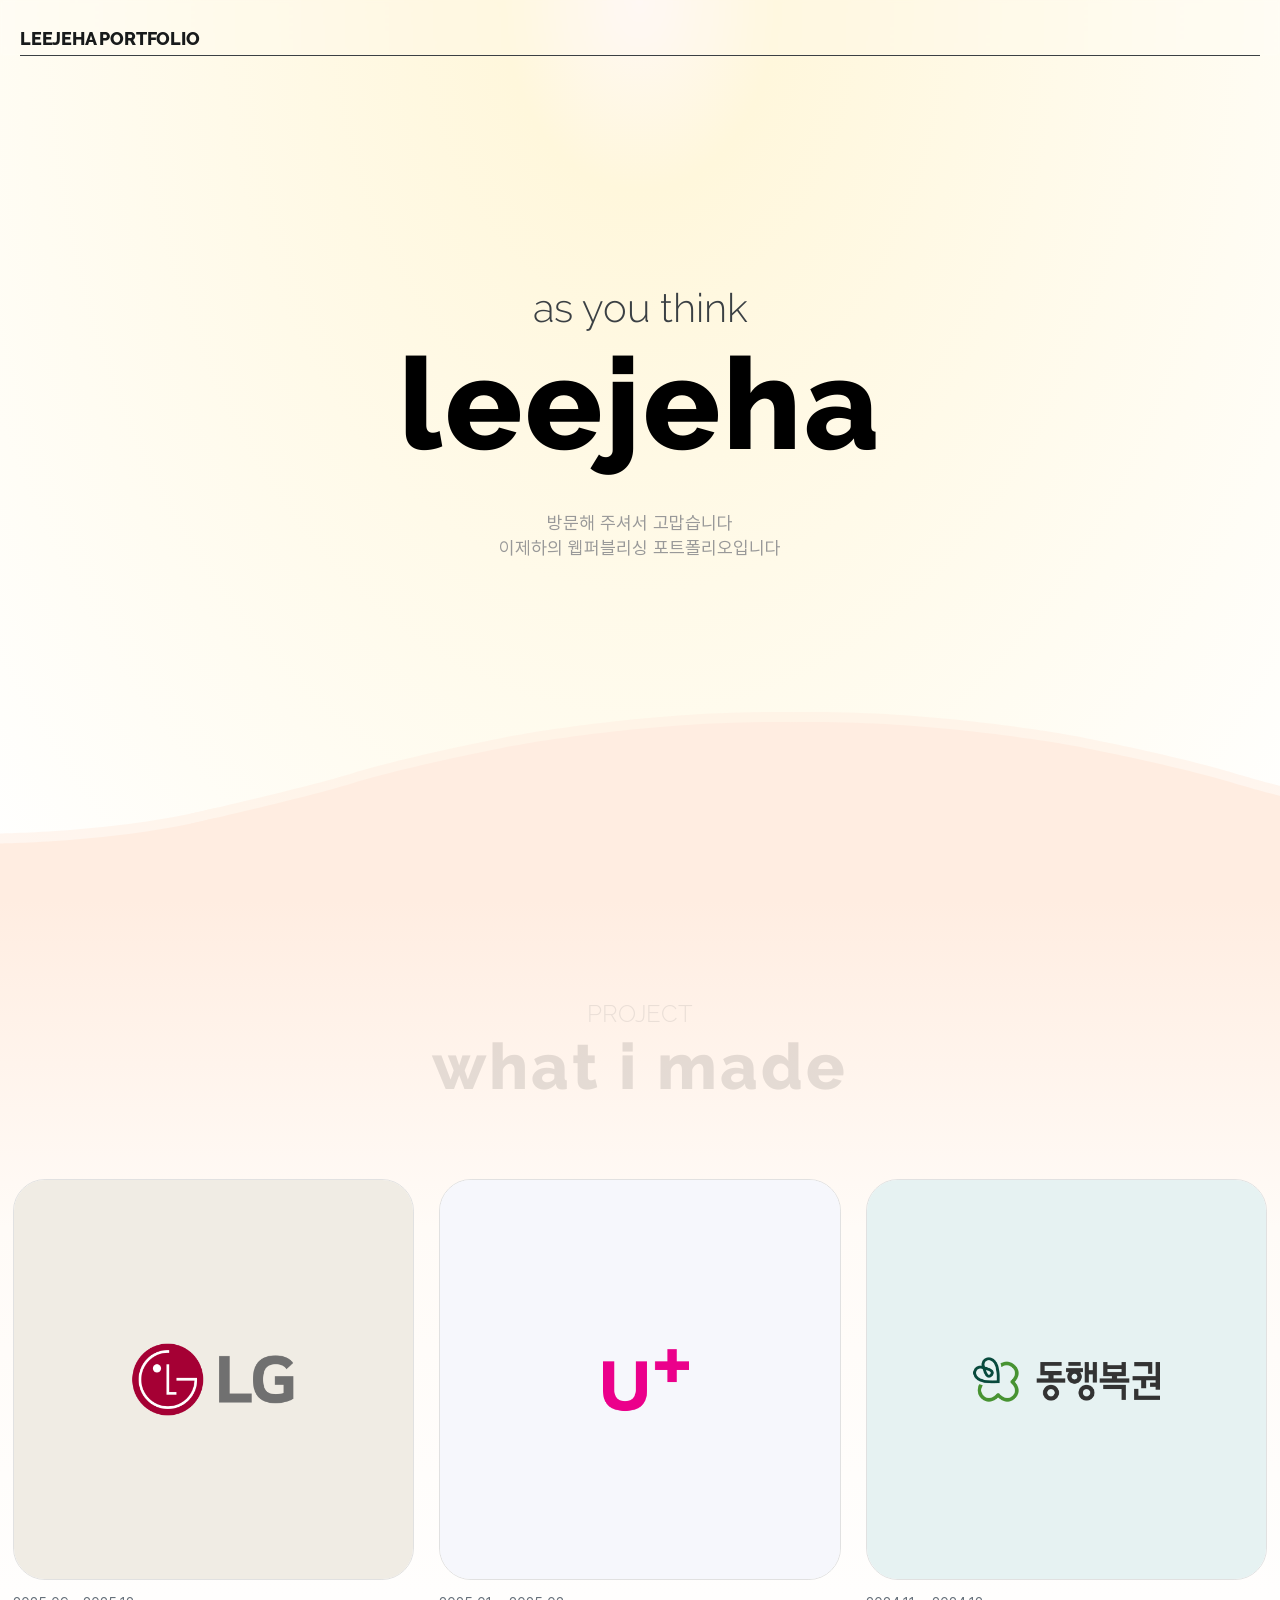
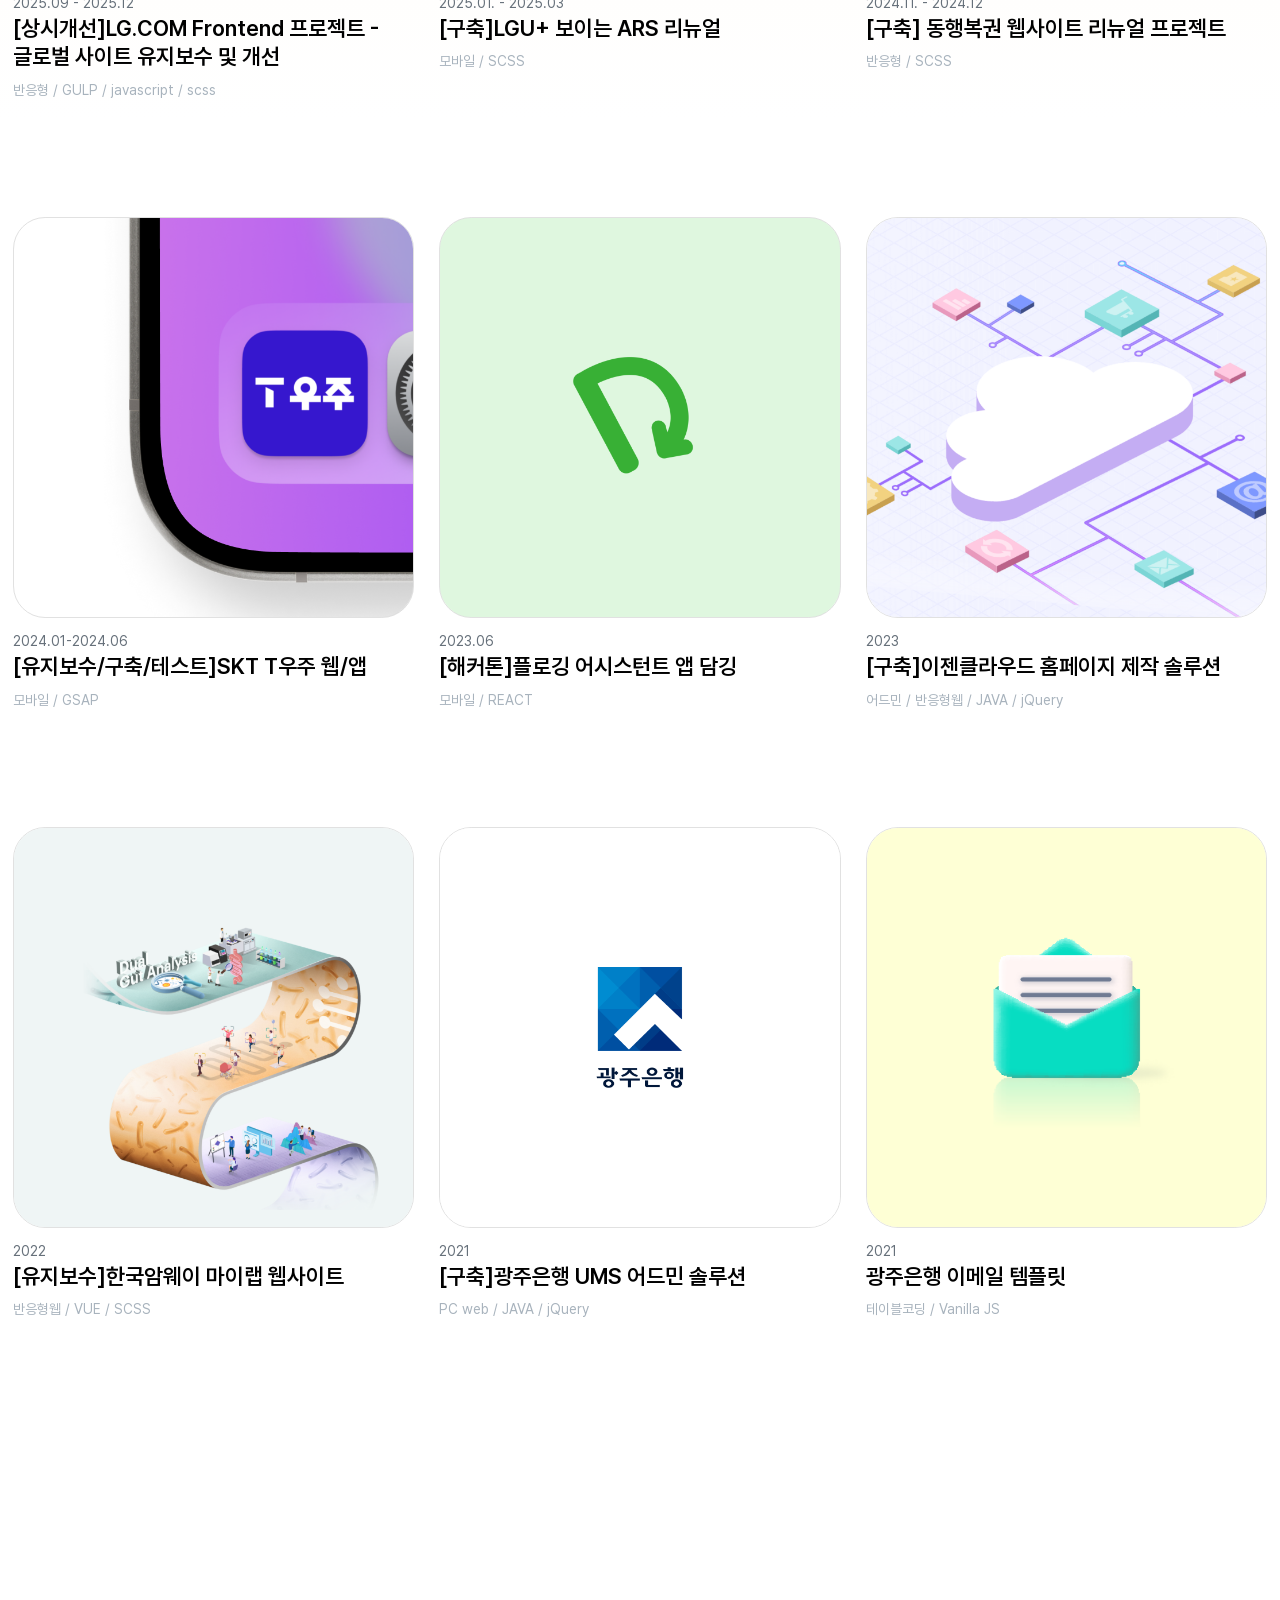
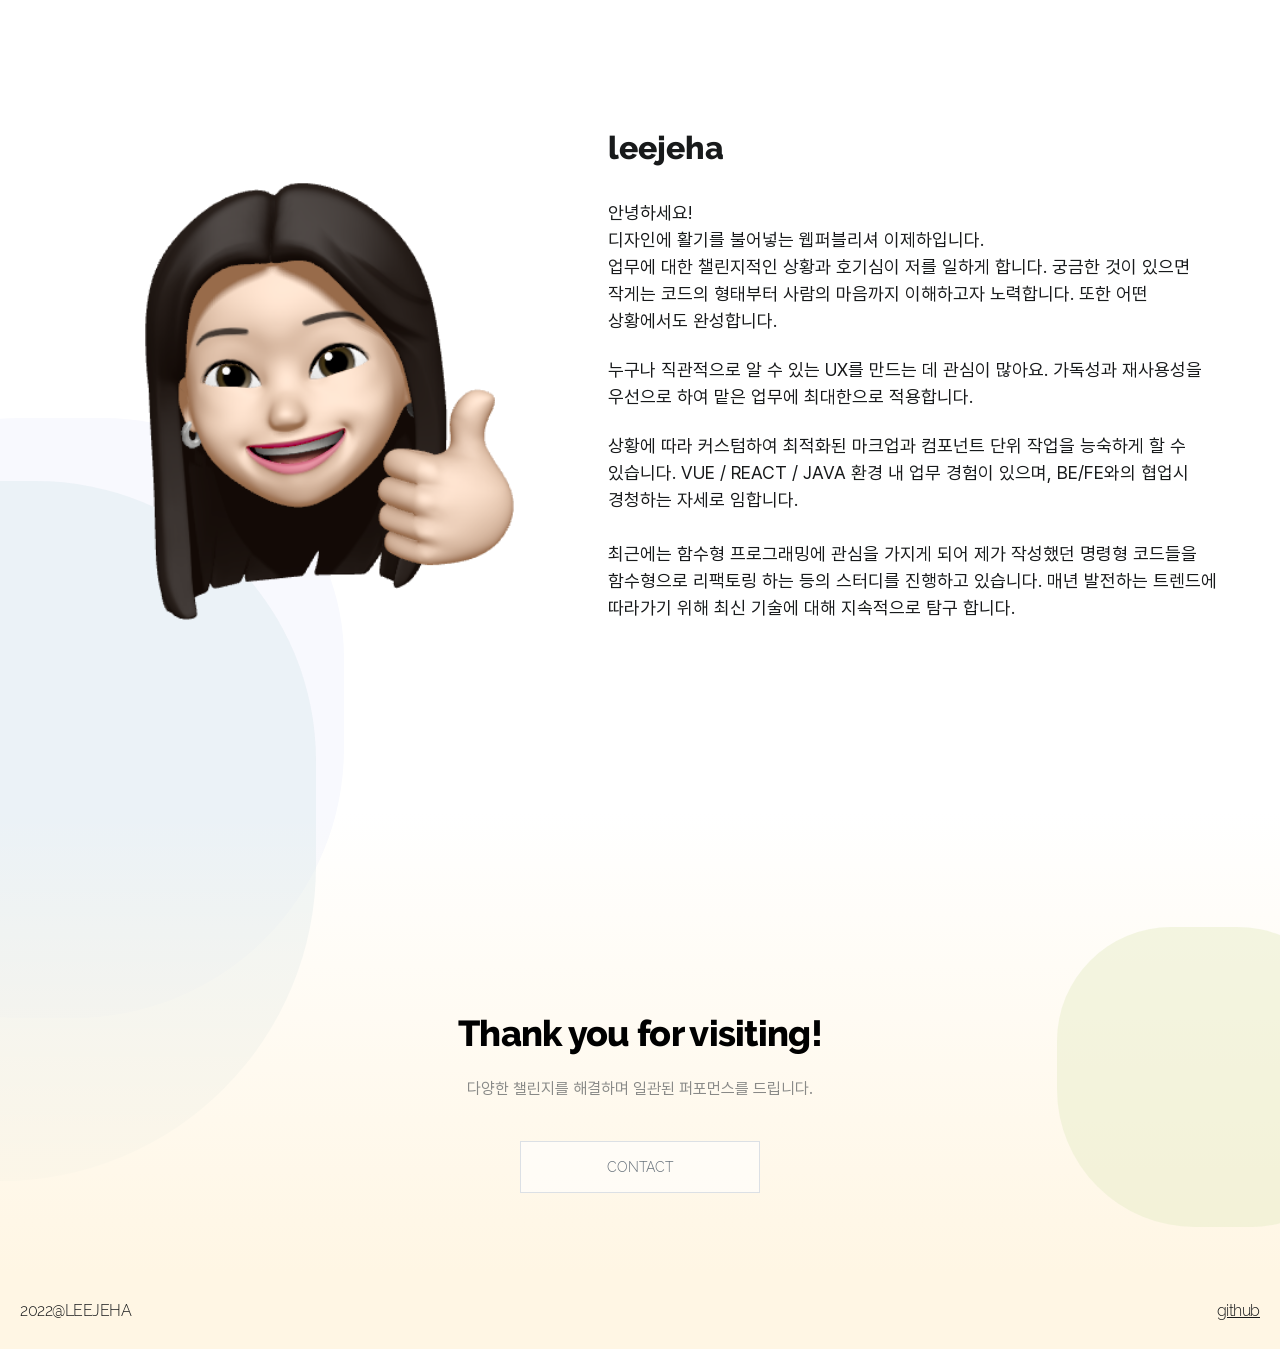
<file: index.html>
<!DOCTYPE html>
<html lang="ko">
  <head>
    <meta charset="UTF-8">
    <meta http-equiv="x-ua-compatible" content="IE=EDGE">
    <meta name="viewport" content="width=device-width, initial-scale=1">
    <meta name="Author" content="이제하leejeha">
    <meta name="keywords" content="웹퍼블리싱 , web publishing , 반응형 웹, 반응형 , 마크업, 이제하의 포트폴리오 , 웹 퍼블리셔 , 경력 웹 퍼블리셔 , 포트폴리오 , 웹 퍼블리싱 포트폴리오, 웹 퍼블리셔 포트폴리오 , UI , UX">
    <meta name="description" content="웹퍼블리셔 이제하의 포트폴리오입니다. 궁금하지 않더라도 한번쯤 방문 해보실래요?">
    <title>LeeJeha portfolio</title>
    <link rel="apple-touch-icon" sizes="120x120" href="apple-touch-icon.png">
    <link rel="icon" type="image/png" sizes="32x32" href="favicon-32x32.png">
    <link rel="icon" type="image/png" sizes="16x16" href="favicon-16x16.png">
    <link rel="shortcut icon" href="favicon.ico" type="image/x-icon">

    <link rel="stylesheet" href="css/common.css">
    <link rel="stylesheet" href="css/main.css">
    <script src="js/main.js"></script>

  </head>
  <body>
    <div id="loading" class="load-bg">
      <img src="img/loading.gif" alt="loading" width="100" height="100">
    </div>
    <div id="wrap">

		<div class="header-container">
			<header class="main-header">
				<h1 class="txt-logo">
					<a href="/" class="">LEEJEHA PORTFOLIO</a>
				</h1>
				<nav class="gnb-list">
					<ul>
						<li></li>
						<li></li>
						<li></li>
					</ul>
				</nav>
			</header>
		</div>
	
		<main class="content-container">
			<section class="section-cont intro">
				<div class="title-wrap box-ani tran02">
					<span class="title-sub">as you think</span>
					<strong class="title-main">leejeha</strong>
					<div class="desc-wrap">
						<p class="txt-desc">
							방문해 주셔서 고맙습니다<br />
							이제하의 웹퍼블리싱 포트폴리오입니다
						</p>
					</div>
				</div>
				<div class="ani-base">
					<div class="ani-wave"></div>
					<div class="ani-wave"></div>
				</div>
			</section>
	
			<section class="section-cont project">
				<div class="title-wrap box-ani top-bottom tran02">
					<strong class="title-sub">PROJECT</strong>
					<strong class="title-main">what i made</strong>
				</div>
				<div class="project-container">
					<ul class="list-project box-ani top-bottom">
						<li>
							<a href="https://panoramic-vertebra-c48.notion.site/LG-COM-349ea56a528d80969ec1e3cdd3a48a9d">
								<div class="thumb-box">
									<img src="./img/thumb/thumb_lgcom.png" alt="lgu">
								</div>
								<div class="thumb-title-box">
									<span class="project-year">2025.09 - 2025.12</span>
									<strong class="thumb-title">[상시개선]LG.COM Frontend 프로젝트 - 글로벌 사이트 유지보수 및 개선</strong>
									<p class="desc">반응형 / GULP / javascript / scss</p>
								</div>
							</a>
						</li>
						<li>
							<a href="https://panoramic-vertebra-c48.notion.site/LGU-ARS-1-1ebea56a528d80638b5bedf749637df4?pvs=4">
								<div class="thumb-box">
									<img src="./img/thumb/thumb_lgu.png" alt="lgu">
								</div>
								<div class="thumb-title-box">
									<span class="project-year">2025.01. - 2025.03</span>
									<strong class="thumb-title">[구축]LGU+ 보이는 ARS 리뉴얼</strong>
									<p class="desc">모바일 / SCSS</p>
								</div>
							</a>
						</li>
						<li>
							<a href="https://panoramic-vertebra-c48.notion.site/1ebea56a528d80deb8c7caf7f2afd7ff">
								<div class="thumb-box">
									<img src="./img/thumb/thumb_dhbk.png" alt="lgu">
								</div>
								<div class="thumb-title-box">
									<span class="project-year">2024.11. - 2024.12</span>
									<strong class="thumb-title">[구축] 동행복권 웹사이트 리뉴얼 프로젝트</strong>
									<p class="desc">반응형 / SCSS</p>
								</div>
							</a>
						</li>
						<li>
							<a href="https://panoramic-vertebra-c48.notion.site/T-1ebea56a528d802996a1d77fb3125028?pvs=4">
								<div class="thumb-box">
									<img src="./img/thumb/thumb_tuniv.png" alt="플엑">
								</div>
								<div class="thumb-title-box">
									<span class="project-year">2024.01-2024.06</span>
									<strong class="thumb-title">[유지보수/구축/테스트]SKT T우주 웹/앱</strong>
									<p class="desc">모바일 / GSAP</p>
								</div>
							</a>
						</li>
						<li>
							<a href="https://panoramic-vertebra-c48.notion.site/1ebea56a528d808cac7fdbbd32b1e789?pvs=4">
								<div class="thumb-box">
									<img src="./img/thumb/thumb_dam.png" alt="담깅">
								</div>
								<div class="thumb-title-box">
									<span class="project-year">2023.06</span>
									<strong class="thumb-title">[해커톤]플로깅 어시스턴트 앱 담깅</strong>
									<p class="desc">모바일 / REACT</p>
								</div>
							</a>
						</li>
						<li>
							<a href="https://panoramic-vertebra-c48.notion.site/1ebea56a528d80348ac6c0e8b8ece196?pvs=4">
								<div class="thumb-box">
										<img src="./img/thumb/thumb_ez.png" alt="이젠클라우드">
								</div>
								<div class="thumb-title-box">
									<span class="project-year">2023</span>
									<strong class="thumb-title">[구축]이젠클라우드 홈페이지 제작 솔루션</strong>
									<p class="desc">어드민 / 반응형웹 / JAVA / jQuery</p>
								</div>
							</a>
						</li>
						<li>
							<a href="https://panoramic-vertebra-c48.notion.site/1ebea56a528d8080a77ef21197bda5a1?pvs=4">
								<div class="thumb-box">
									<img src="./img/thumb/thumb_mlb.png" alt="마이랩">
								</div>
								<div class="thumb-title-box">
									<span class="project-year">2022</span>
									<strong class="thumb-title">[유지보수]한국암웨이 마이랩 웹사이트</strong>
									<p class="desc">반응형웹 / VUE / SCSS</p>
								</div>
							</a>
						</li>
						<li>
							<a href="https://panoramic-vertebra-c48.notion.site/1ebea56a528d800da89bf86346182e1b?pvs=4">
								<div class="thumb-box">
									<img src="./img/thumb/thumb_kj.png" alt="광주은행">
								</div>
								<div class="thumb-title-box">
									<span class="project-year">2021</span>
									<strong class="thumb-title">[구축]광주은행 UMS 어드민 솔루션</strong>
									<p class="desc">PC web / JAVA / jQuery</p>
								</div>
							</a>
						</li>
						<li>
							<a href="https://panoramic-vertebra-c48.notion.site/1ebea56a528d80198fefce90e5292484?pvs=4">
								<div class="thumb-box">
									<img src="./img/thumb/thumb_kjmail.png" alt="이메일템플릿">
								</div>
								<div class="thumb-title-box">
									<span class="project-year">2021</span>
									<strong class="thumb-title">광주은행 이메일 템플릿</strong>
									<p class="desc">테이블코딩 / Vanilla JS</p>
								</div>
							</a>
						</li>
					</ul>
				</div>
			</section>
	
			<section class="section-cont profile">
				<div class="profile-wrap">
					<div class="thumb-box box-ani bottom-top">
						<img src="./img/mimo_0419-3.png" alt="프로필">
					</div>
					<div class="profile-txt-box box-ani bottom-top tran06">
						<div class="profile-title">
							<strong>leejeha</strong>
						</div>
						<p>
							안녕하세요!<br />
							디자인에 활기를 불어넣는 웹퍼블리셔 이제하입니다.<br />
							업무에 대한 챌린지적인 상황과 호기심이 저를 일하게 합니다. 궁금한 것이 있으면 작게는 코드의 형태부터 사람의 마음까지 이해하고자 노력합니다.
							또한 어떤 상황에서도 완성합니다.
						</p>
						<p>
							누구나 직관적으로 알 수 있는 UX를 만드는 데 관심이 많아요.
							가독성과 재사용성을 우선으로 하여 맡은 업무에 최대한으로 적용합니다.
						</p>
						<p>
							상황에 따라 커스텀하여 최적화된 마크업과 컴포넌트 단위 작업을 능숙하게 할 수 있습니다.
							VUE / REACT / JAVA 환경 내 업무 경험이 있으며, BE/FE와의 협업시 경청하는 자세로 임합니다.
							<br />
							<br />
							최근에는 함수형 프로그래밍에 관심을 가지게 되어 제가 작성했던 명령형 코드들을 함수형으로 리팩토링 하는 등의 스터디를 진행하고 있습니다.
							매년 발전하는 트렌드에 따라가기 위해 최신 기술에 대해 지속적으로 탐구 합니다.
						</p>
					</div>
				</div>
			</section>

			<section class="section-cont contact">
				<div class="contact-wrap">
					<h2 class="title-main box-ani top-bottom">Thank you for visiting!</h2>
					<p class="title-sub box-ani bottom-top">
						다양한 챌린지를 해결하며 일관된 퍼포먼스를 드립니다.
					</p>
					<a href="mailto:leejeha.dev@gmail.com" class="btn big">
						<span class="txt">
							CONTACT
						</span>
						<span class="btn-bg"></span>
					</a>
				</div>
			</section>

		</main>
	
		<footer class="footer">
			<p class="txt-copyright">2022@LEEJEHA</p>
			<div class="link-wrap">
				<a href="https://github.com/jeha-dev" target="_blank">github</a>
			</div>
		</footer>

    </div>
  </body>

</html>
</file>
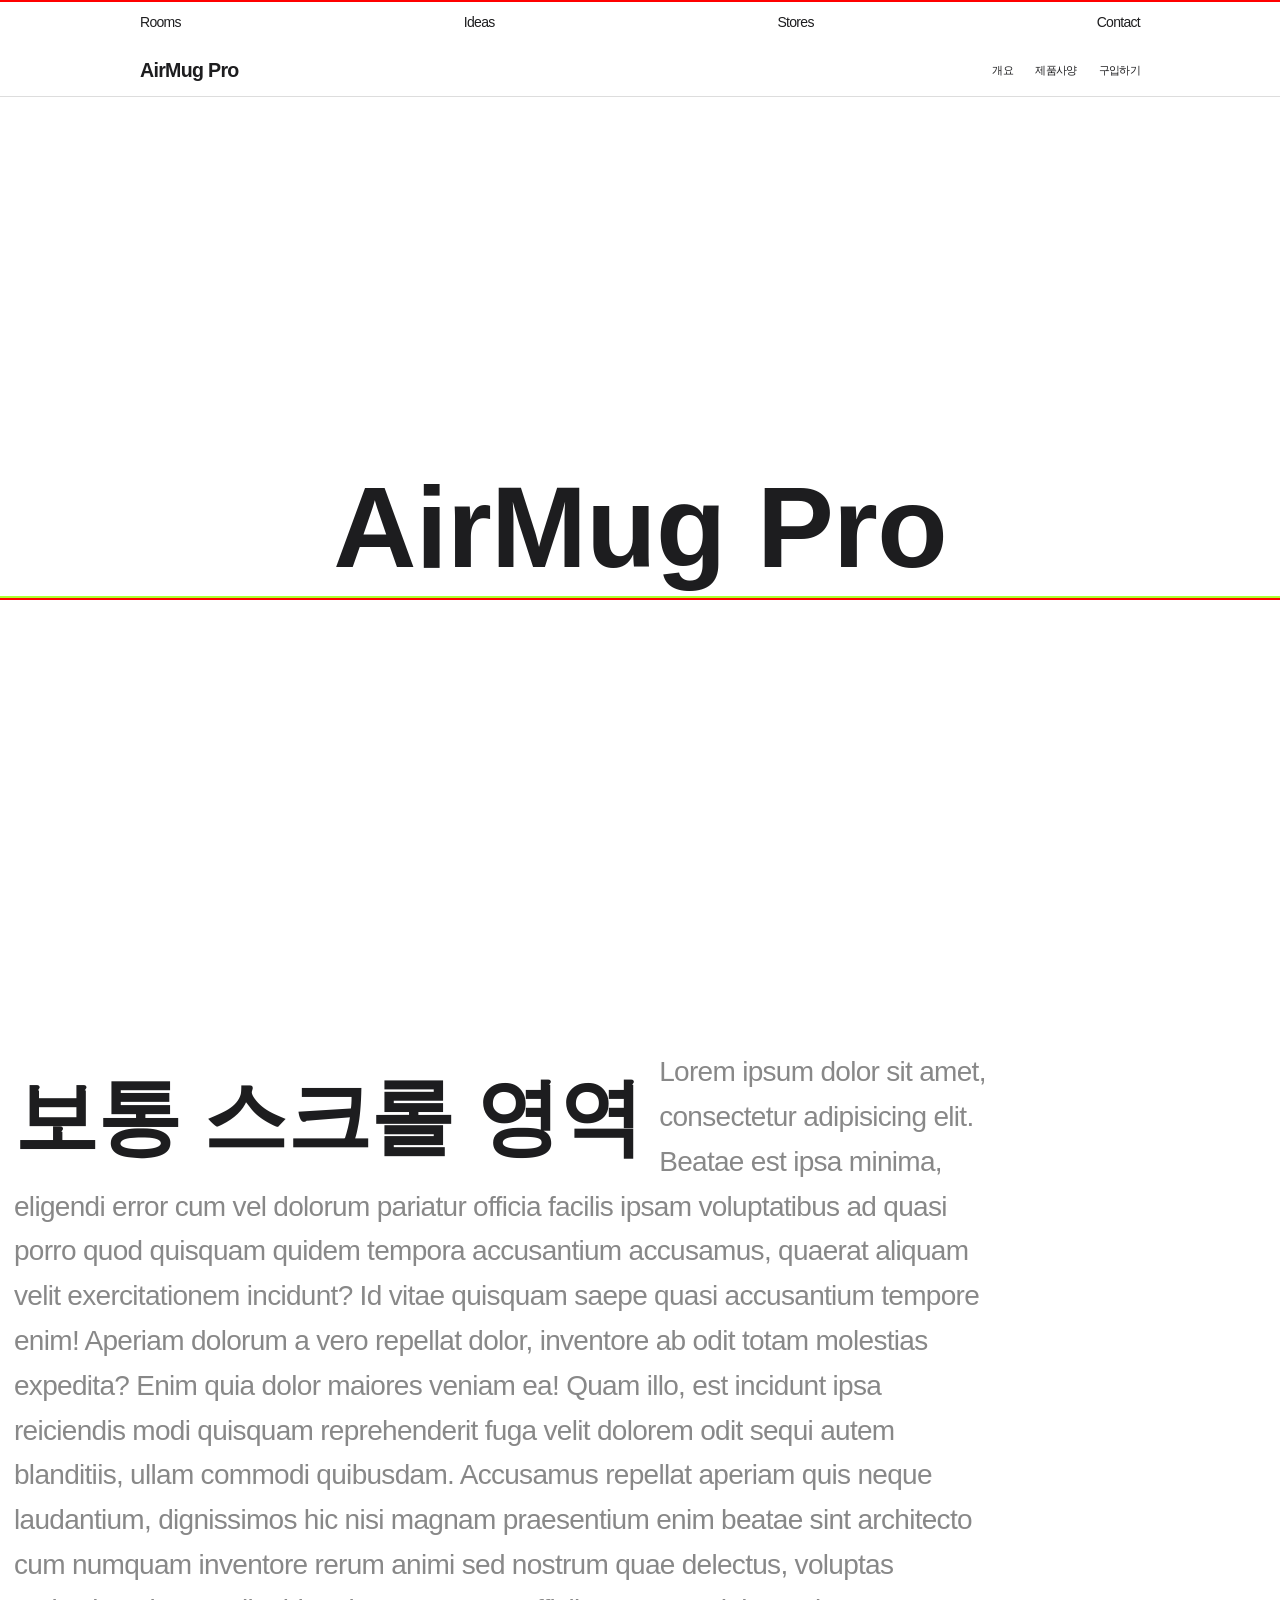
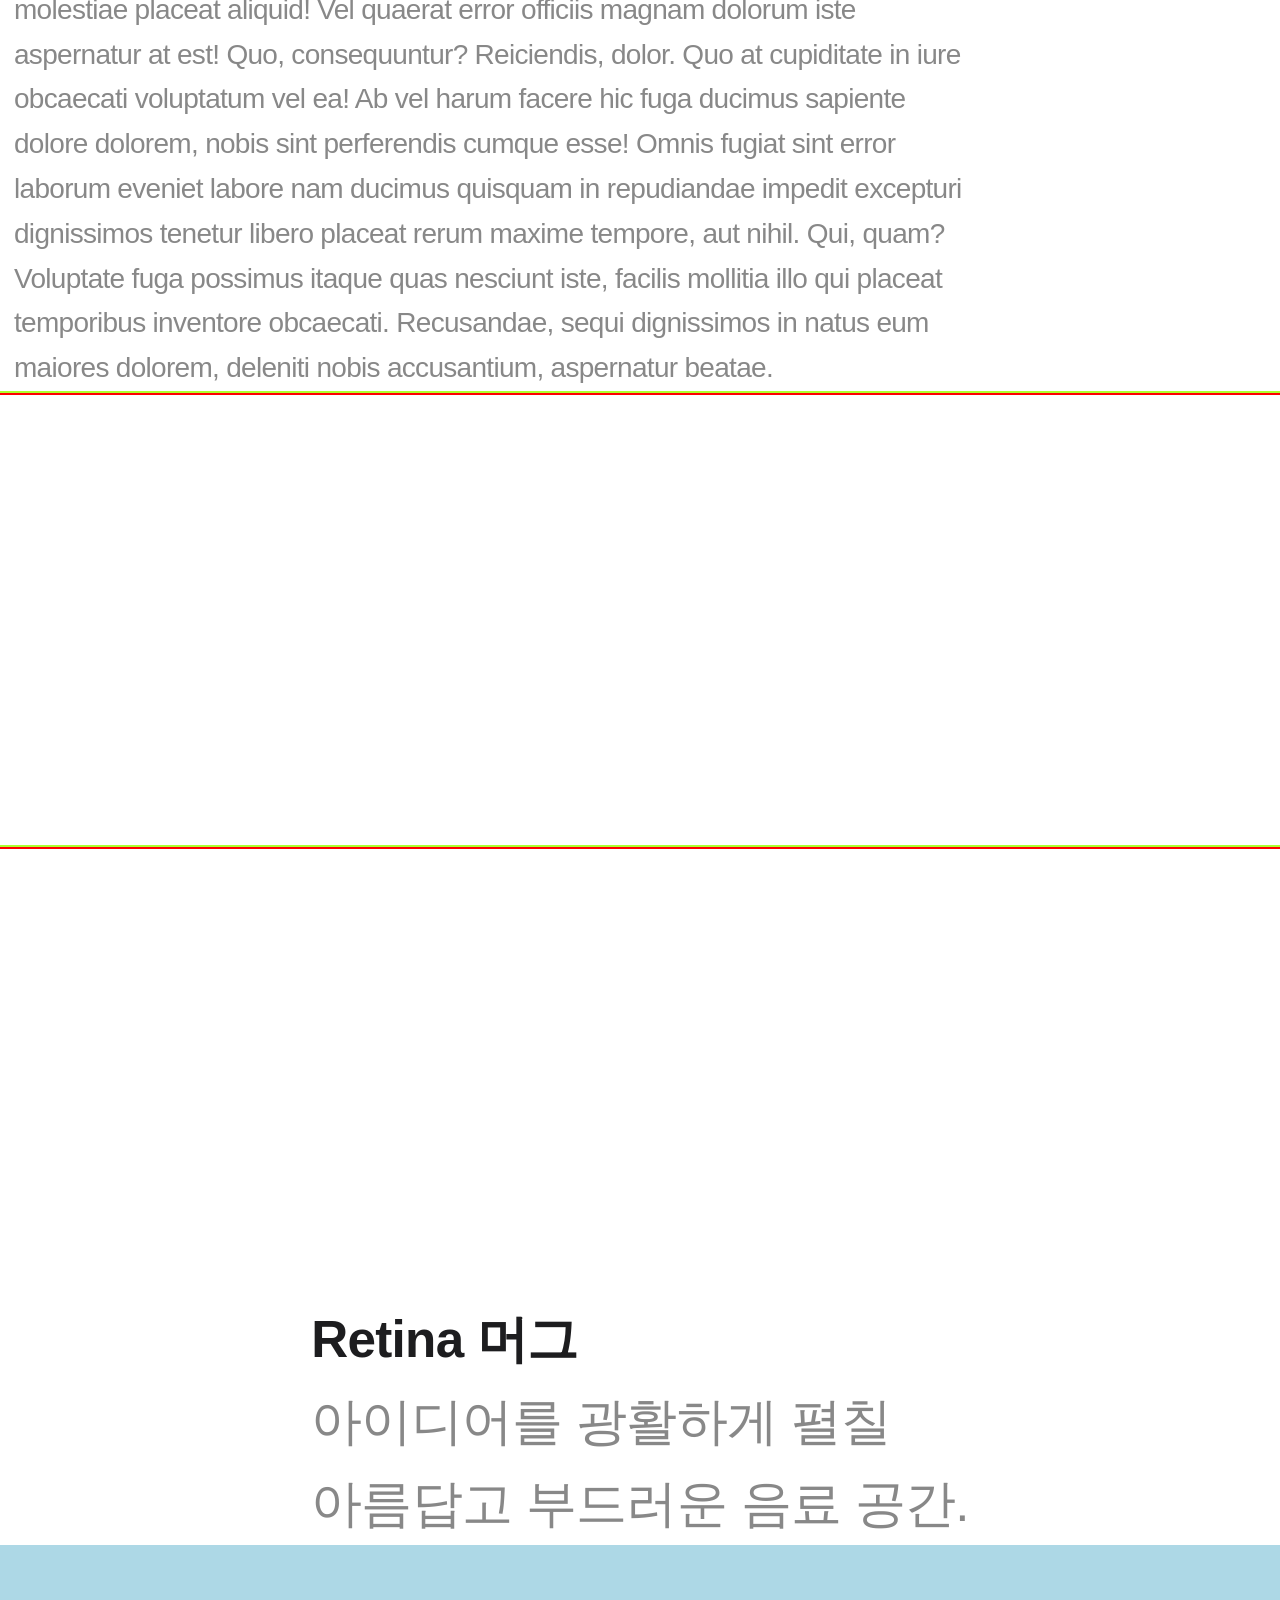
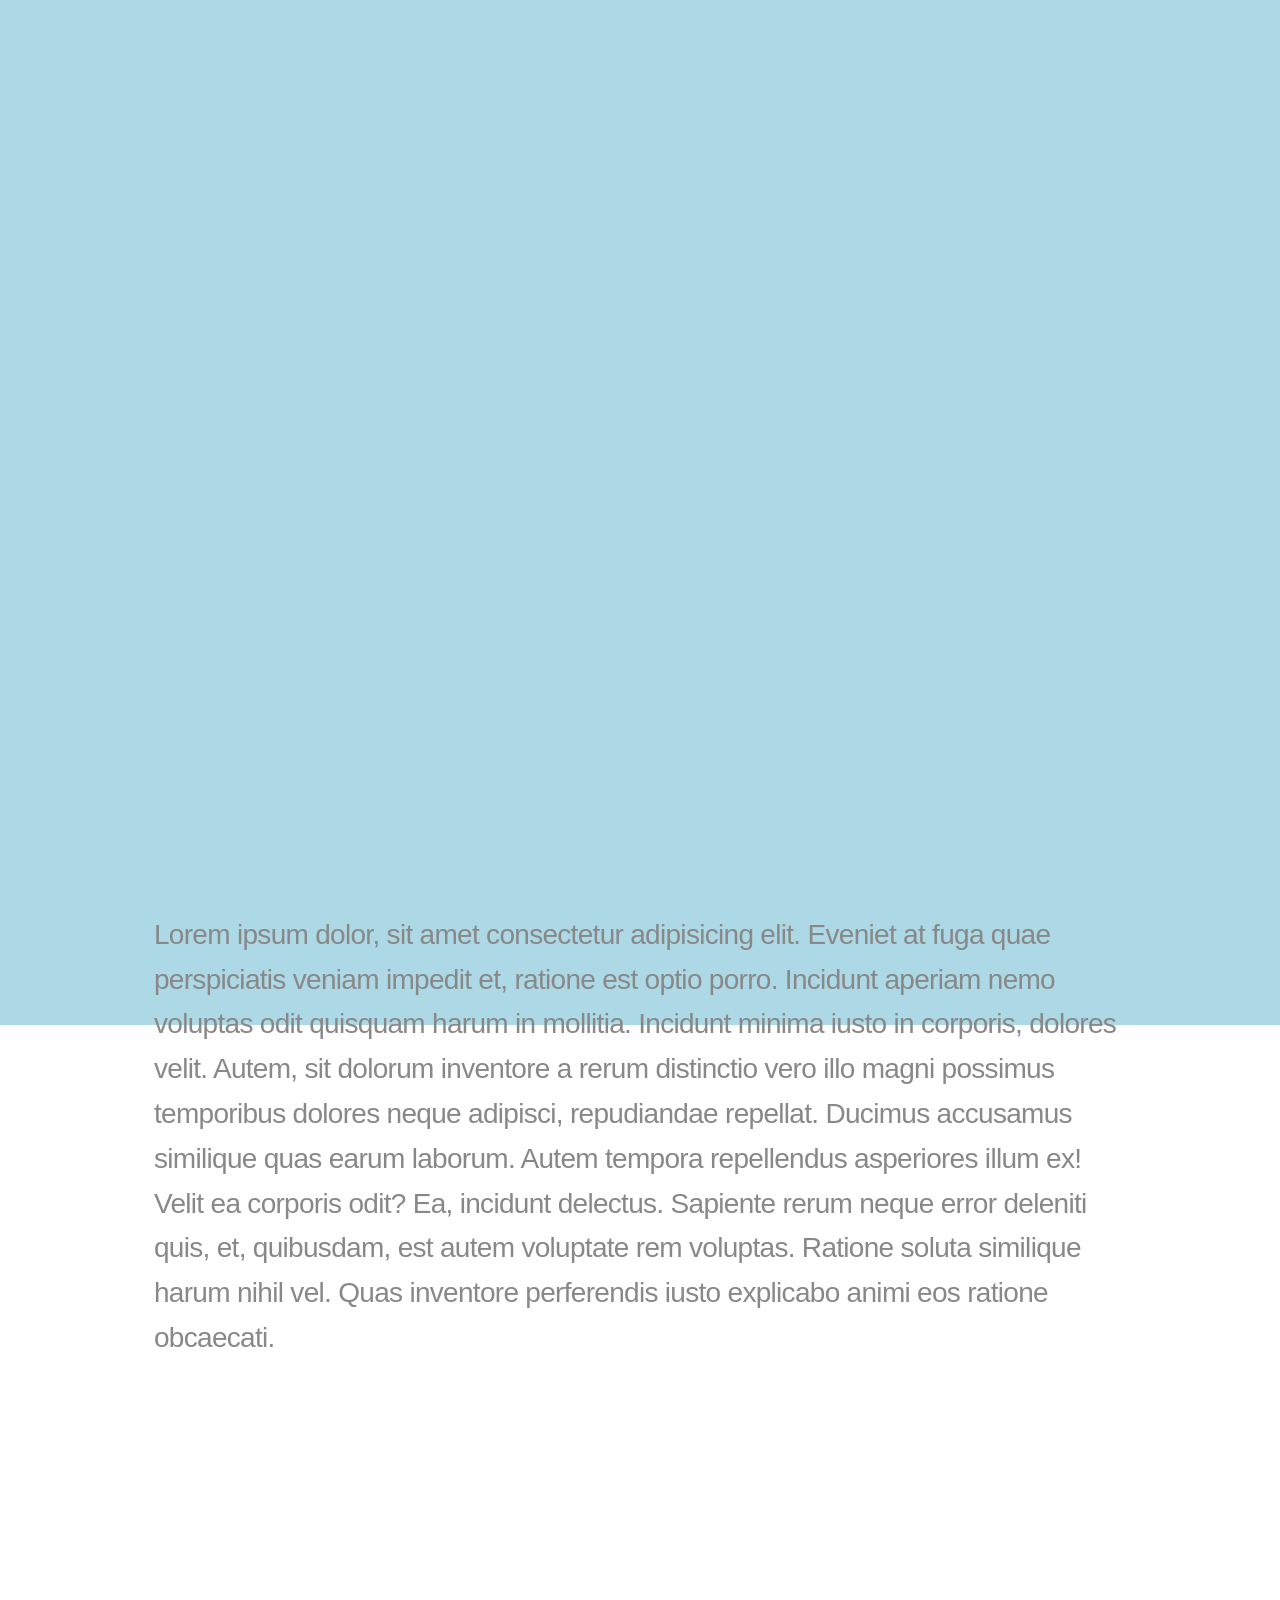
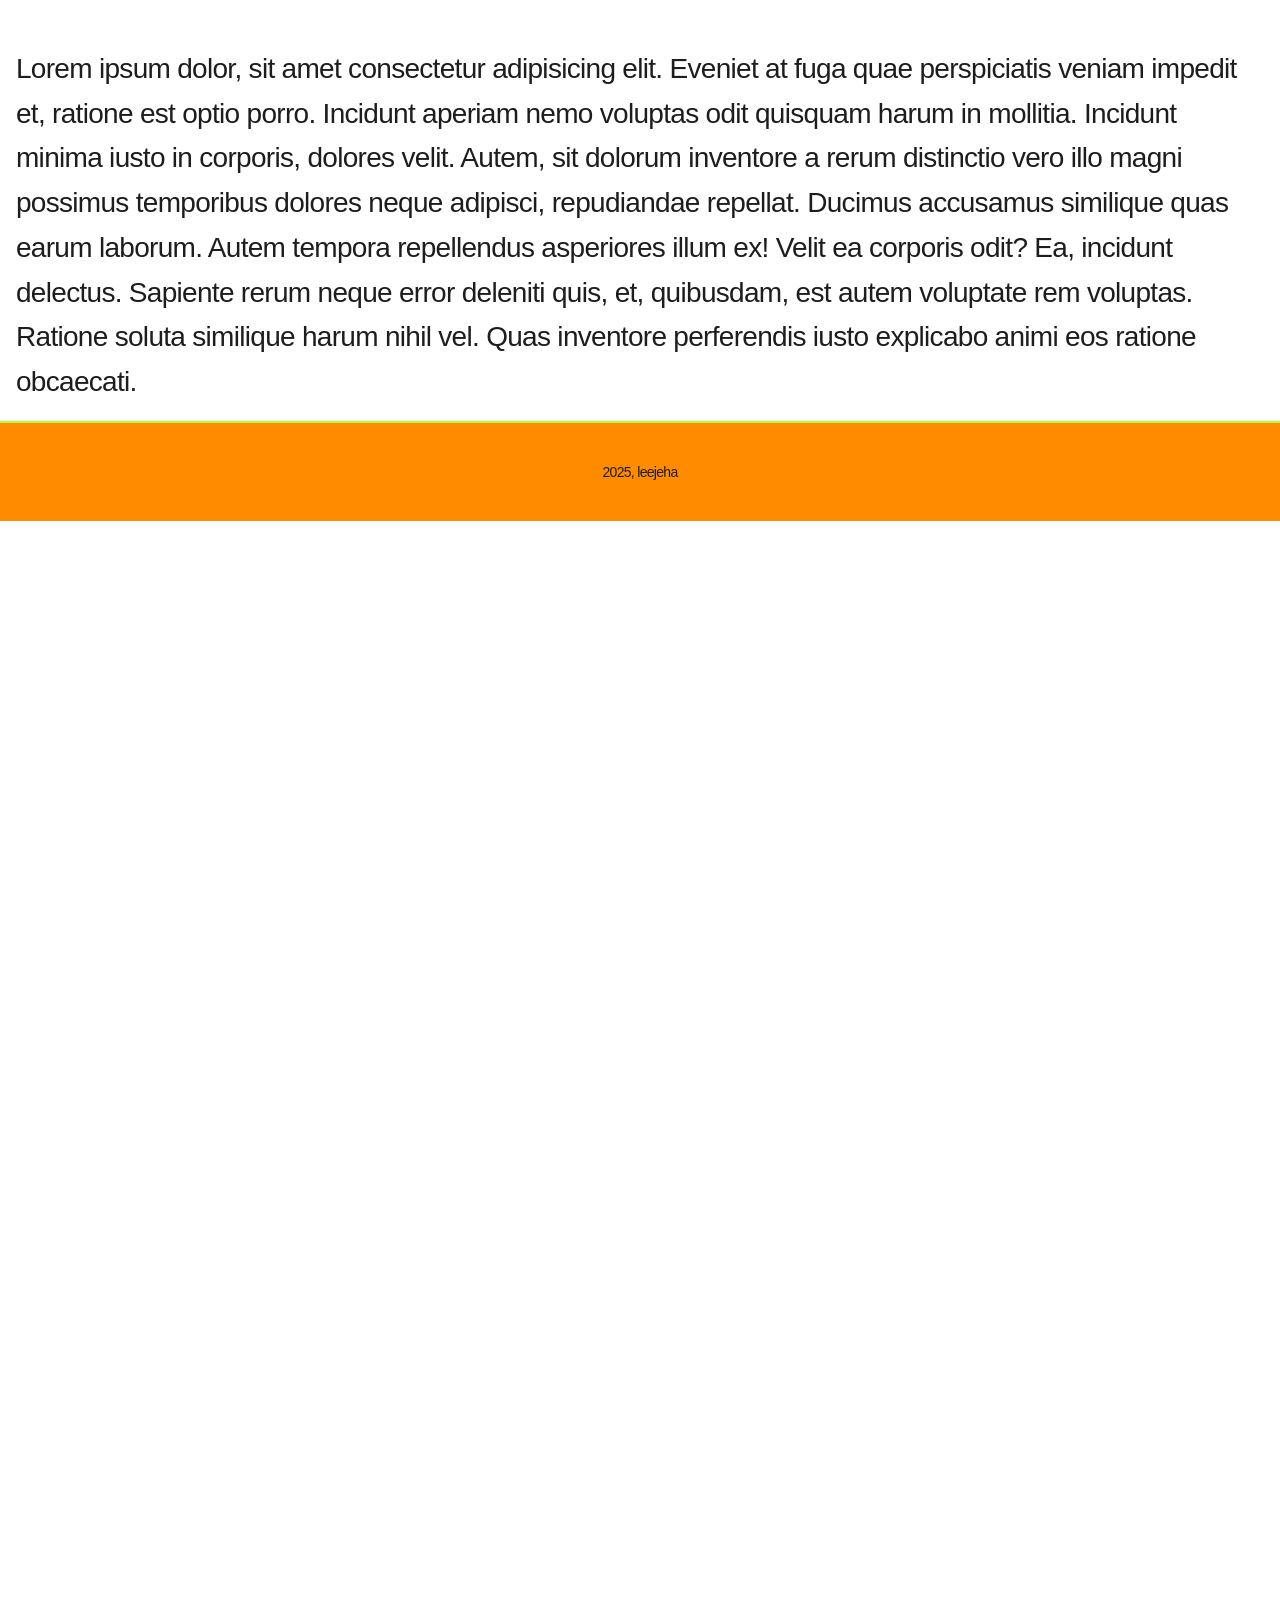
<file: study/js-practice_scrollEvent/blank.html>
<!DOCTYPE html>
<html>
<head>
	<meta charset="UTF-8">
	<meta name="viewport" content="width=device-width, initial-scale=1.0">
	<meta http-equiv="X-UA-Compatible" content="ie=edge">
	<title>AirMug Pro</title>
	<link href="https://fonts.googleapis.com/css2?family=Noto+Sans+KR:wght@400;900&display=swap" rel="stylesheet">
	<link rel="stylesheet" href="./css/default.css">
	<link rel="stylesheet" href="./css/main.css">
</head>
<body>
	<div class="container">

		<nav class="global-nav">
			<div class="global-nav-links">
				<a href="#" class="global-nav-item">Rooms</a>
				<a href="#" class="global-nav-item">Ideas</a>
				<a href="#" class="global-nav-item">Stores</a>
				<a href="#" class="global-nav-item">Contact</a>
			</div>
		</nav>
		<nav class="local-nav">
			<div class="local-nav-links">
				<a href="#" class="product-name">AirMug Pro</a>
				<a href="#">개요</a>
				<a href="#">제품사양</a>
				<a href="#">구입하기</a>
			</div>
		</nav>

		<section id="scroll-section-0" class="scroll-section">
			<!-- 스크롤될 때 그냥 스크롤됨(올라감) -->
			<h1>AirMug Pro</h1>

			<div class="sticky-elem sticky-elem-canvas">
				<canvas id="video-canvas-0" width="1920" height="1080"></canvas>
			</div>

			<!-- 스크롤될 떄 스크롤 값에 따라 스티키 상태로 스크롤 -->
			<div class="sticky-elem main-message a">
				<p>온전히 빠져들게 하는<br>최고급 세라믹</p>
			</div>
			<div class="sticky-elem main-message b">
				<p>주변 맛을 느끼게 해주는<br>주변 맛 허용 모드</p>
			</div>
			<div class="sticky-elem main-message c">
				<p>온종일 편안한<br>맞춤형 손잡이</p>
			</div>
			<div class="sticky-elem main-message d">
				<p>새롭게 입가를  찾아온 매혹</p>
			</div>
		</section>

		<section id="scroll-section-1" class="scroll-section">
			<p class="description">
				<strong>보통 스크롤 영역</strong>
				Lorem ipsum dolor sit amet, consectetur adipisicing elit. Beatae est ipsa minima, eligendi error cum vel dolorum pariatur officia facilis ipsam voluptatibus ad quasi porro quod quisquam quidem tempora accusantium accusamus, quaerat aliquam velit exercitationem incidunt? Id vitae quisquam saepe quasi accusantium tempore enim! Aperiam dolorum a vero repellat dolor, inventore ab odit totam molestias expedita? Enim quia dolor maiores veniam ea! Quam illo, est incidunt ipsa reiciendis modi quisquam reprehenderit fuga velit dolorem odit sequi autem blanditiis, ullam commodi quibusdam. Accusamus repellat aperiam quis neque laudantium, dignissimos hic nisi magnam praesentium enim beatae sint architecto cum numquam inventore rerum animi sed nostrum quae delectus, voluptas molestiae placeat aliquid! Vel quaerat error officiis magnam dolorum iste aspernatur at est! Quo, consequuntur? Reiciendis, dolor. Quo at cupiditate in iure obcaecati voluptatum vel ea! Ab vel harum facere hic fuga ducimus sapiente dolore dolorem, nobis sint perferendis cumque esse! Omnis fugiat sint error laborum eveniet labore nam ducimus quisquam in repudiandae impedit excepturi dignissimos tenetur libero placeat rerum maxime tempore, aut nihil. Qui, quam? Voluptate fuga possimus itaque quas nesciunt iste, facilis mollitia illo qui placeat temporibus inventore obcaecati. Recusandae, sequi dignissimos in natus eum maiores dolorem, deleniti nobis accusantium, aspernatur beatae.
			</p>
		</section>

		<section id="scroll-section-2" class="scroll-section">
			<div class="sticky-elem sticky-elem-canvas">
				<canvas id="video-canvas-1" width="1920" height="1080"></canvas>
			</div>
			<div class="sticky-elem main-message a">
				<p>
					<small>편안한 촉감</small>
					입과 하나 되다
				</p>
			</div>

			<div class="sticky-elem desc-message b">
				<p>
					편안한 목넘김을 완성하는 디테일한 여러 구성 요소들, 우리는 이를 하나하나 새롭게 살피고 재구성하는 과정을 거쳐 새로운 수준의 머그, AirMug Pro를 만들었습니다. 입에 뭔가 댔다는 감각은 어느새 사라지고 오롯이 당신과 음료만 남게 되죠.
				</p>
				<div class="pin"></div> <!-- 선 디자인요소 -->
			</div>
			<div class="sticky-elem desc-message c">
				<p>
					디자인 앤 퀄리티 오브 스웨덴,<br>메이드 인 차이나
				</p>
				<div class="pin"></div> <!-- 선 디자인요소 -->
			</div>
		</section>
		
		<section id="scroll-section-3" class="scroll-section">
			<p class="mid-message">
				<strong>Retina 머그</strong><br>
				아이디어를 광활하게 펼칠<br>
				아름답고 부드러운 음료 공간.
			</p>
			<canvas id="video-canvas-1" class="image-blend-canvas" width="1920" height="1080"></canvas>
			<p class="canvas-caption">
				Lorem ipsum dolor, sit amet consectetur adipisicing elit. Eveniet at fuga quae perspiciatis veniam impedit et, ratione est optio porro. Incidunt aperiam nemo voluptas odit quisquam harum in mollitia. Incidunt minima iusto in corporis, dolores velit. Autem, sit dolorum inventore a rerum distinctio vero illo magni possimus temporibus dolores neque adipisci, repudiandae repellat. Ducimus accusamus similique quas earum laborum. Autem tempora repellendus asperiores illum ex! Velit ea corporis odit? Ea, incidunt delectus. Sapiente rerum neque error deleniti quis, et, quibusdam, est autem voluptate rem voluptas. Ratione soluta similique harum nihil vel. Quas inventore perferendis iusto explicabo animi eos ratione obcaecati.
			</p>
			<p style="margin-top: 30vh;padding: 16px; font-size: 28px;">
				Lorem ipsum dolor, sit amet consectetur adipisicing elit. Eveniet at fuga quae perspiciatis veniam impedit et, ratione est optio porro. Incidunt aperiam nemo voluptas odit quisquam harum in mollitia. Incidunt minima iusto in corporis, dolores velit. Autem, sit dolorum inventore a rerum distinctio vero illo magni possimus temporibus dolores neque adipisci, repudiandae repellat. Ducimus accusamus similique quas earum laborum. Autem tempora repellendus asperiores illum ex! Velit ea corporis odit? Ea, incidunt delectus. Sapiente rerum neque error deleniti quis, et, quibusdam, est autem voluptate rem voluptas. Ratione soluta similique harum nihil vel. Quas inventore perferendis iusto explicabo animi eos ratione obcaecati.
			</p>
		</section>

		<footer class="footer">
			2025, leejeha
		</footer>
	</div>
	<script src="./js/main.js"></script>
</body>
</html>
</file>
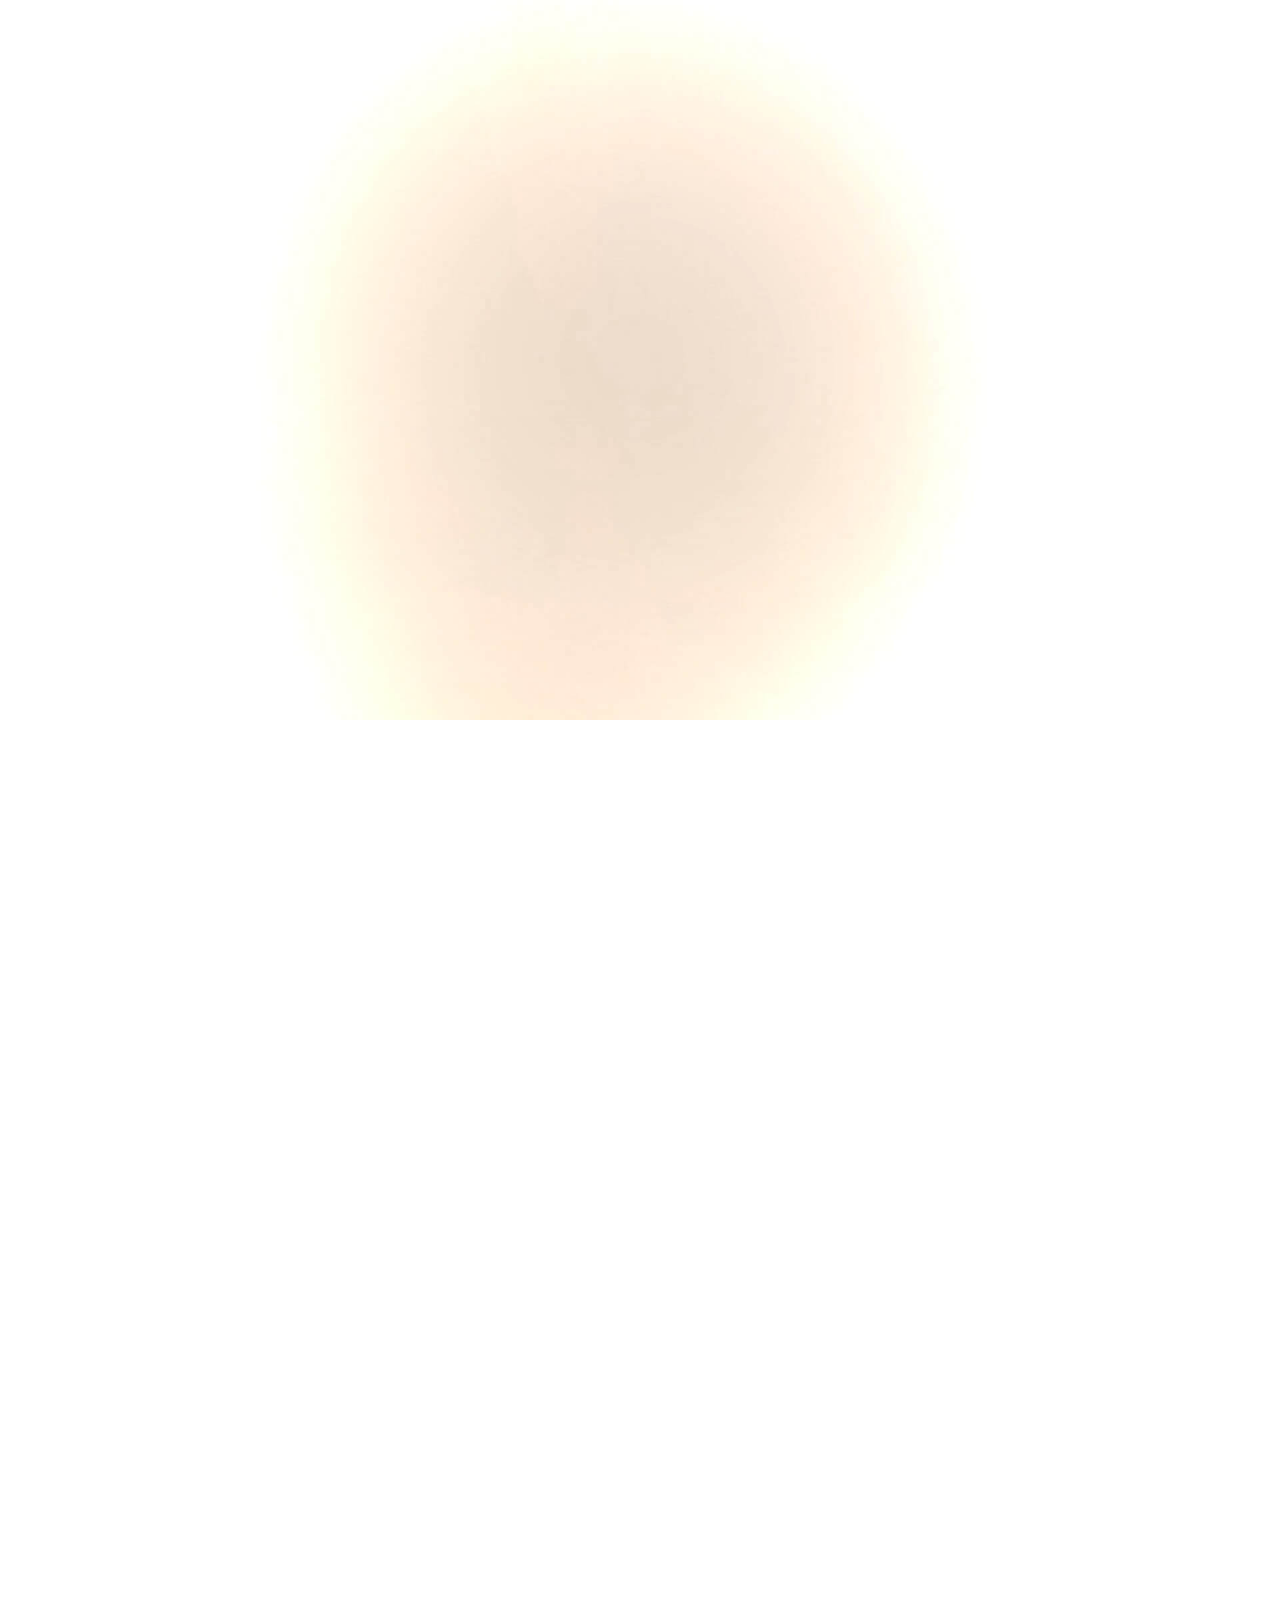
<file: study/js-practice_scrollEvent/videotest/02-image-2.html>
<!DOCTYPE html>
<html>
<head>
	<meta charset="UTF-8">
	<meta name="viewport" content="width=device-width, initial-scale=1.0">
	<title>Document</title>
	<style>
		* {
			margin: 0;
			padding: 0;
		}
		body {
			height: 500vh;
		}
		body.before-load {
			overflow-y: hidden;
		}
		.sample-img {
			position: fixed;
			top: 0;
			left: 0;
			width: 100%;
		}
	</style>
</head>
<body class="before-load">
	<img class="sample-img" src="../video/002/IMG_7027.JPG">

	<script>
		const imgElem = document.querySelector('.sample-img');
		const videoImages = [];
		let totalImagesCount = 960;
		let progress;
		let currentFrame;

		function setImages() {
			for (let i = 0; i < totalImagesCount; i++) {
				let imgElem = new Image();
				imgElem.src = `../video/002/IMG_${7027 + i}.JPG`;
				videoImages.push(imgElem);
			}
		}

		function init() {
			document.body.classList.remove('before-load');

			window.addEventListener('scroll', function () {
				progress = pageYOffset / (document.body.offsetHeight - window.innerHeight);
				if (progress < 0) progress = 0;
				if (progress > 1) progress = 1;

				requestAnimationFrame(function () {
					currentFrame = Math.round((totalImagesCount - 1) * progress);
					imgElem.src = videoImages[currentFrame].src;
				});
			});
		}

		window.addEventListener('load', init);
		setImages();
	</script>
</body>
</html>
</file>
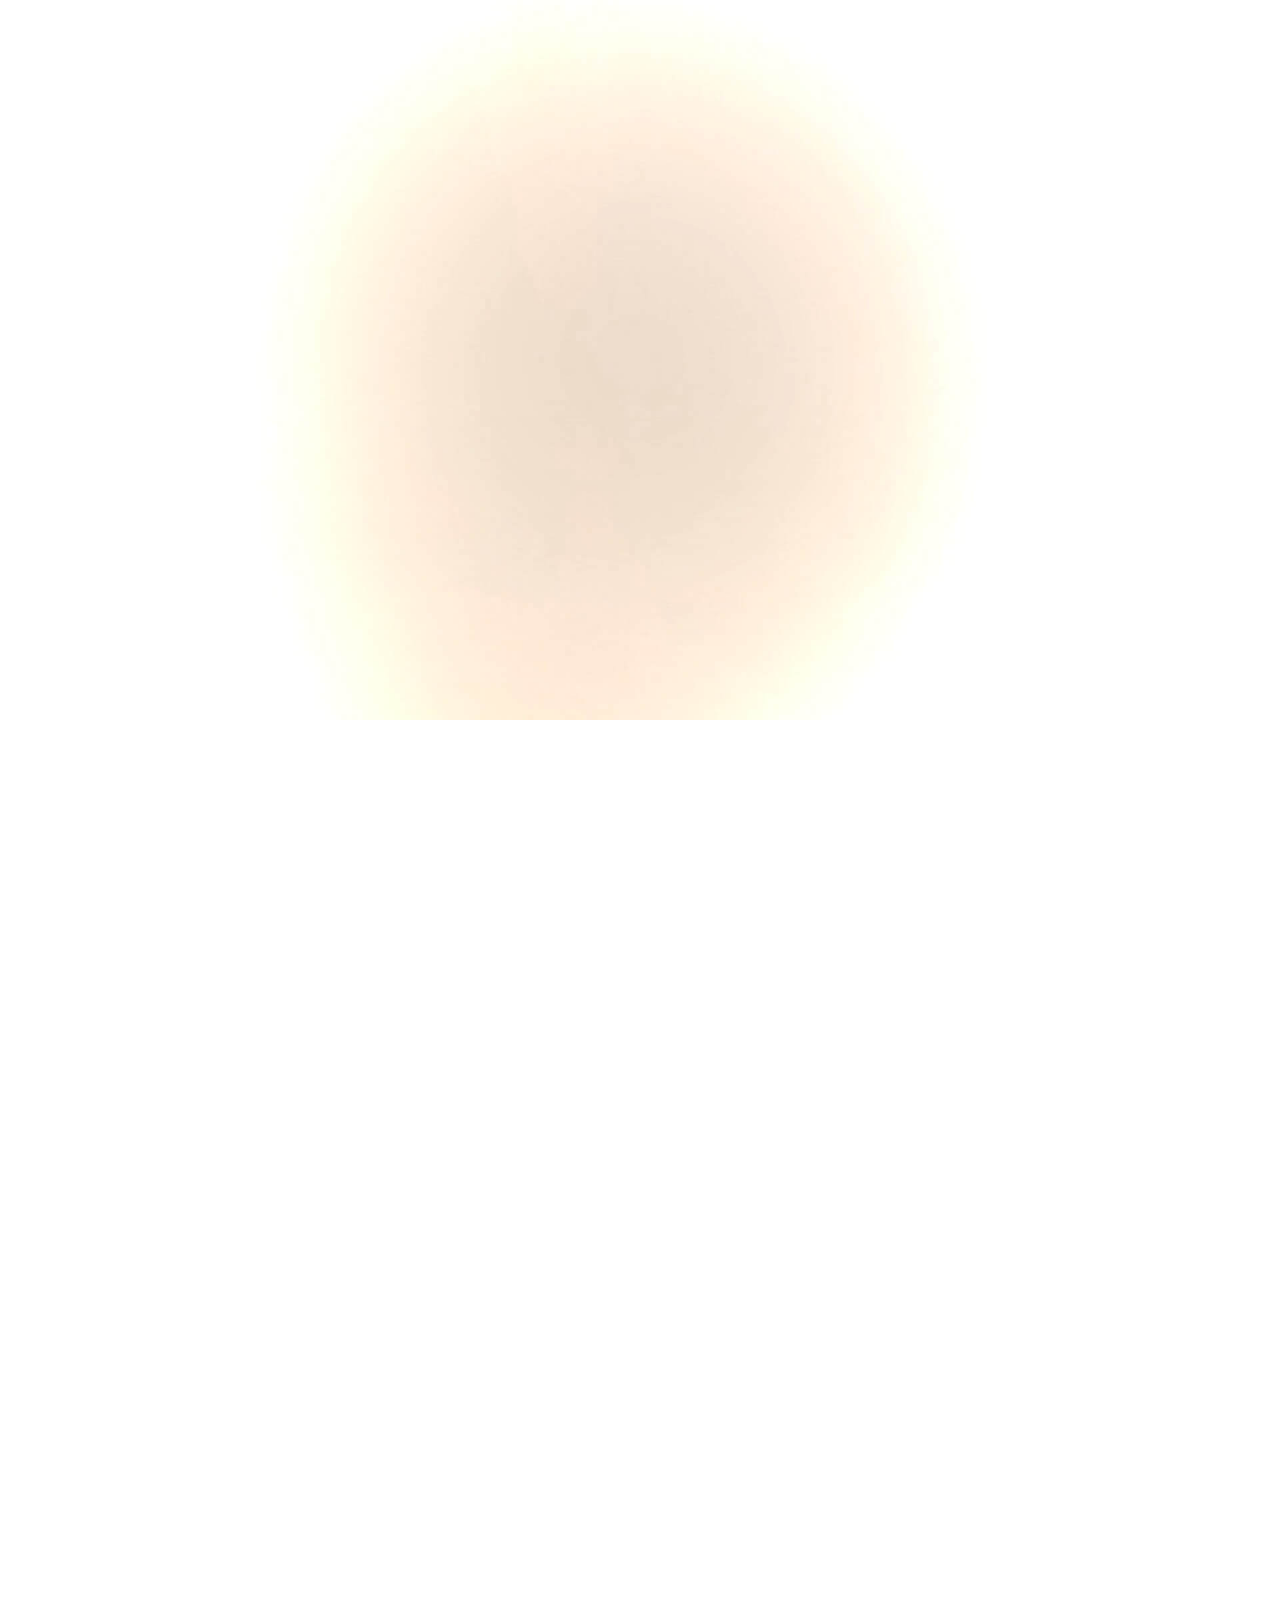
<file: study/js-practice_scrollEvent/videotest/02-image.html>
<!DOCTYPE html>
<html>
<head>
	<meta charset="UTF-8">
	<meta name="viewport" content="width=device-width, initial-scale=1.0">
	<title>Document</title>
	<style>
		* {
			margin: 0;
			padding: 0;
		}
		body {
			height: 500vh;
		}
		body.before-load {
			overflow-y: hidden;
		}
		.sample-img {
			position: fixed;
			top: 0;
			left: 0;
			width: 100%;
		}
	</style>
</head>
<body class="before-load">
	<img class="sample-img" src="../video/002/IMG_7027.JPG">

	<script>
		const imgElem = document.querySelector('.sample-img');
		let loadedImageCount= 0;
		let totalImagesCount = 960;
		const videoImages = [];

		function loadImages() {
			for (let i = 0; i < totalImagesCount; i++) {
				let imgElem = new Image();
				imgElem.src = `../video/002/IMG_${7027 + i}.JPG`;
				videoImages.push(imgElem);

				imgElem.addEventListener('load', function () {
					loadedImageCount++;
					console.log(loadedImageCount);
					if (loadedImageCount === totalImagesCount) {
						console.log('이미지 로드 완료');
						init();
					}
				});
			}
		}

		loadImages();

		let progress;
		let currentFrame;
		function init() {
			document.body.classList.remove('before-load');

			window.addEventListener('scroll', function () {
				progress = pageYOffset / (document.body.offsetHeight - window.innerHeight);
				if (progress < 0) progress = 0;
				if (progress > 1) progress = 1;

				requestAnimationFrame(function () {
					currentFrame = Math.round((totalImagesCount - 1) * progress);
					imgElem.src = videoImages[currentFrame].src;
				});
			});
		}
	</script>
</body>
</html>
</file>
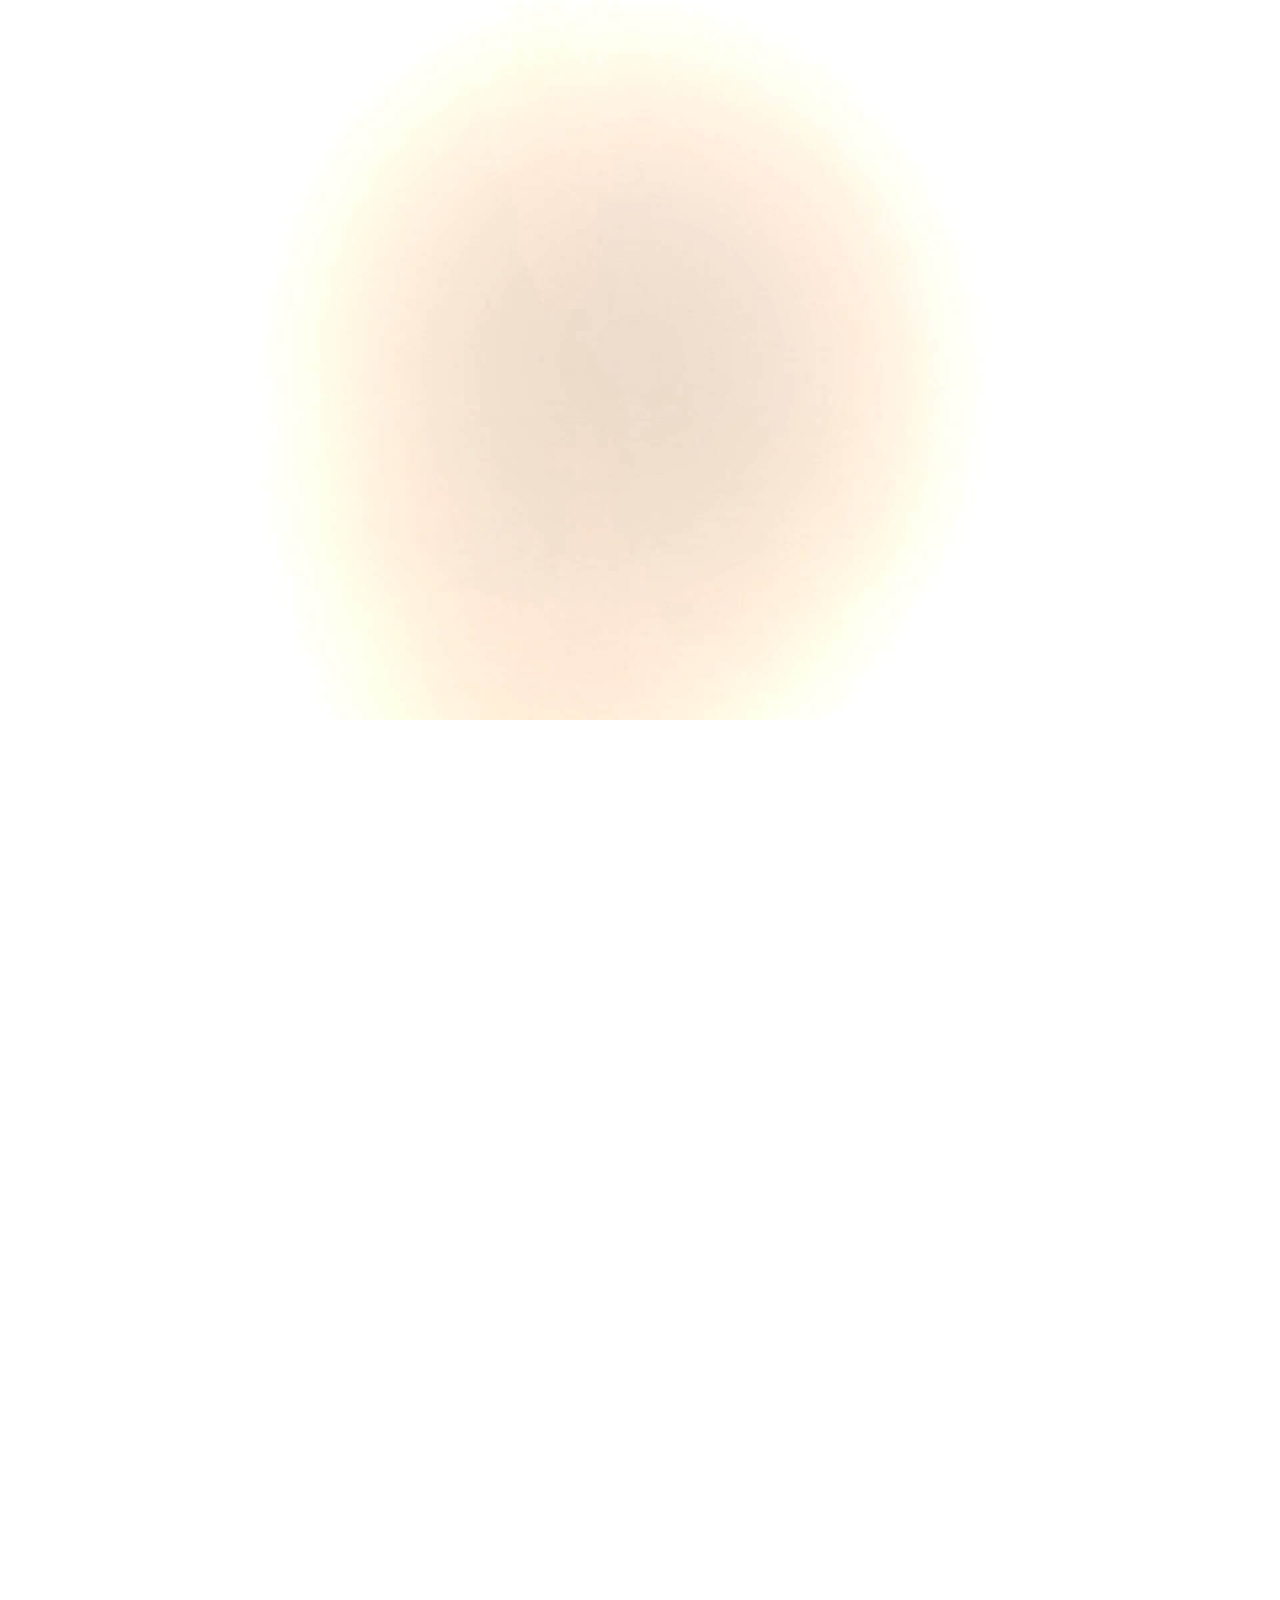
<file: study/js-practice_scrollEvent/videotest/03-canvas-1.html>
<!DOCTYPE html>
<html>
<head>
	<meta charset="UTF-8">
	<meta name="viewport" content="width=device-width, initial-scale=1.0">
	<title>Document</title>
	<style>
		* {
			margin: 0;
			padding: 0;
		}
		body {
			height: 500vh;
		}
		body.before-load {
			overflow-y: hidden;
		}
		.sample-canvas {
			position: fixed;
			top: 0;
			left: 0;
			width: 100%;
		}
	</style>
</head>
<body class="before-load">
	<canvas class="sample-canvas" width="1920" height="1080"></canvas>

	<script>
		const canvas = document.querySelector('.sample-canvas');
		const context = canvas.getContext('2d');
		const videoImages = [];
		let totalImagesCount = 960;
		let progress;
		let currentFrame;

		function setImages() {
			for (let i = 0; i < totalImagesCount; i++) {
				let imgElem = new Image();
				imgElem.src = `../video/002/IMG_${7027 + i}.JPG`;
				videoImages.push(imgElem);
			}
		}

		function init() {
			document.body.classList.remove('before-load');
			context.drawImage(videoImages[0], 0, 0);

			window.addEventListener('scroll', function () {
				progress = pageYOffset / (document.body.offsetHeight - window.innerHeight);
				if (progress < 0) progress = 0;
				if (progress > 1) progress = 1;

				currentFrame = Math.round((totalImagesCount - 1) * progress);
				context.drawImage(videoImages[currentFrame], 0, 0);
			});
		}

		window.addEventListener('load', init);
		setImages();
	</script>
</body>
</html>
</file>
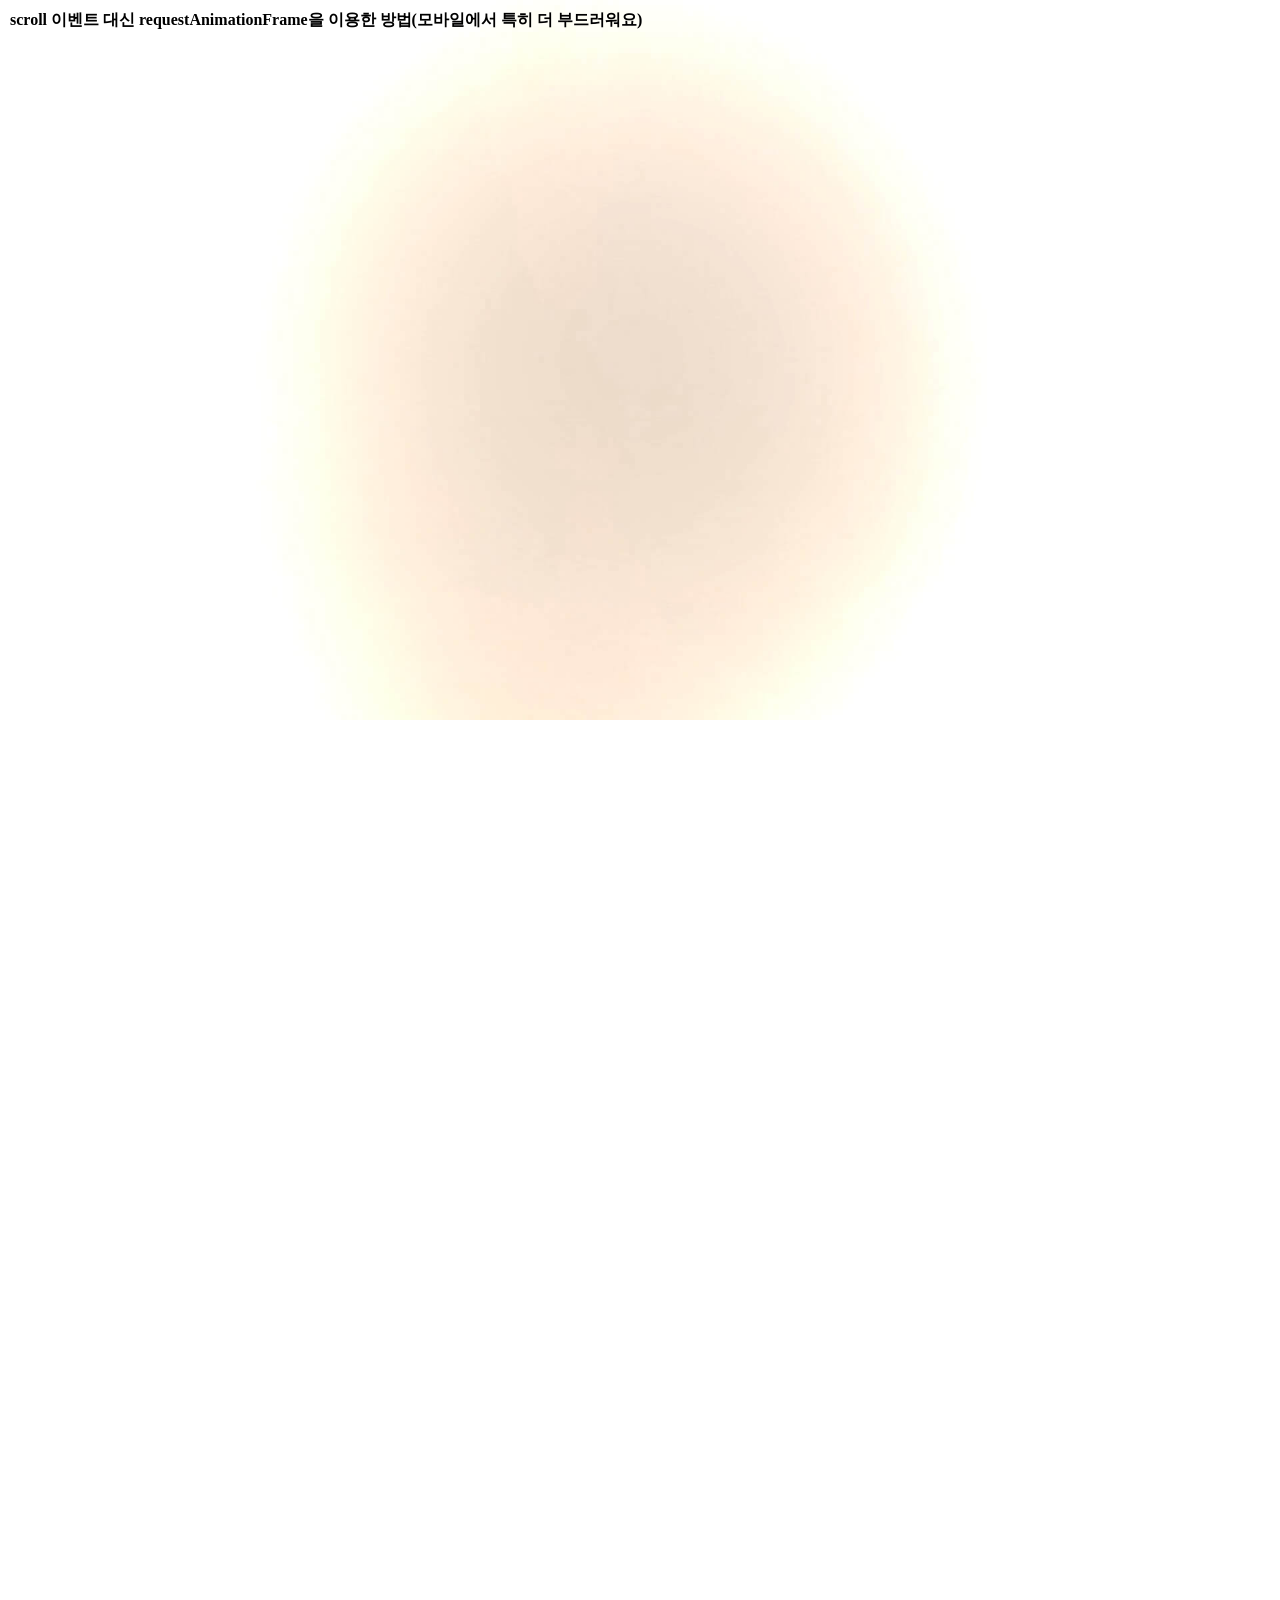
<file: study/js-practice_scrollEvent/videotest/03-canvas-2.html>
<!DOCTYPE html>
<html>
<head>
	<meta charset="UTF-8">
	<meta name="viewport" content="width=device-width, initial-scale=1.0">
	<title>Document</title>
	<style>
		* {
			margin: 0;
			padding: 0;
		}
		body {
			height: 500vh;
		}
		body.before-load {
			overflow-y: hidden;
		}
        h1 {
            position: fixed;
            top: 10px;
            left: 10px;
            z-index: 1;
            font-size: 1rem;
        }
		.sample-canvas {
			position: fixed;
			top: 0;
			left: 0;
			width: 100%;
		}
	</style>
</head>
<body class="before-load">
    <h1>scroll 이벤트 대신 requestAnimationFrame을 이용한 방법(모바일에서 특히 더 부드러워요)</h1>
	<canvas class="sample-canvas" width="1920" height="1080"></canvas>

	<script>
		const canvas = document.querySelector('.sample-canvas');
		const context = canvas.getContext('2d');
		const videoImages = [];
		let totalImagesCount = 960;
		let progress;
		let currentFrame;

		function setImages() {
			for (let i = 0; i < totalImagesCount; i++) {
				let imgElem = new Image();
				imgElem.src = `../video/002/IMG_${7027 + i}.JPG`;
				videoImages.push(imgElem);
			}
		}

		function loop() {
			progress = pageYOffset / (document.body.offsetHeight - window.innerHeight);
			if (progress < 0) progress = 0;
			if (progress > 1) progress = 1;

			currentFrame = Math.round((totalImagesCount - 1) * progress);
			context.drawImage(videoImages[currentFrame], 0, 0);

			requestAnimationFrame(loop);
		}

		function init() {
			document.body.classList.remove('before-load');
			context.drawImage(videoImages[0], 0, 0);

			// window.addEventListener('scroll', function () {
			// 	progress = pageYOffset / (document.body.offsetHeight - window.innerHeight);
			// 	if (progress < 0) progress = 0;
			// 	if (progress > 1) progress = 1;

			// 	currentFrame = Math.round((totalImagesCount - 1) * progress);
			// 	context.drawImage(videoImages[currentFrame], 0, 0);
			// });

			loop();
		}

		window.addEventListener('load', init);
		setImages();
	</script>
</body>
</html>
</file>
<file: css/common.css>
@charset "UTF-8";
/*======================================
	Reset
======================================*/
/* http://meyerweb.com/eric/tools/css/reset/ 
	v2.0 | 20110126
	License: none (public domain)
*/
html, body, div, span, applet, object, iframe,
h1, h2, h3, h4, h5, h6, p, blockquote, pre,
a, abbr, acronym, address, big, cite, code,
del, dfn, em, img, ins, kbd, q, s, samp,
small, strike, strong, sub, sup, tt, var,
b, u, i, center,
dl, dt, dd, ol, ul, li,
fieldset, form, label, legend,
table, caption, tbody, tfoot, thead, tr, th, td,
article, aside, canvas, details, embed,
figure, figcaption, footer, header, hgroup,
menu, nav, output, ruby, section, summary,
time, mark, audio, video {
  margin: 0;
  padding: 0;
  border: 0;
  vertical-align: baseline;
  box-sizing: border-box;
  -webkit-box-sizing: border-box;
  -moz-box-sizing: border-box;
}

/* HTML5 display-role reset for older browsers */
article, aside, details, figcaption, figure,
footer, header, hgroup, menu, nav, section {
  display: block;
}

body {
  line-height: 1;
}

ol, ul, dl, li {
  list-style: none;
  margin-block-start: 0;
  margin-block-end: 0;
  margin-bottom: 0;
  padding-inline-start: 0;
}

blockquote, q {
  quotes: none;
}

blockquote:before, blockquote:after, q:before, q:after {
  content: "";
  content: none;
}

table {
  border-collapse: collapse;
  border-spacing: 0;
  vertical-align: middle;
}

i, em, address {
  font-style: normal;
  font-weight: normal;
}

input, textarea, select, button {
  vertical-align: middle;
}

input {
  padding: 0;
}

input:focus {
  outline: none;
}

a {
  text-decoration: none;
  color: inherit;
}

legend {
  font-size: 0;
  text-indent: -9999px;
}

@font-face {
  font-family: "Pretendard";
  font-weight: 900;
  src: url(../font/Pretendard-Black.woff2) format("woff2");
}
@font-face {
  font-family: "Pretendard";
  font-weight: 700;
  src: url(../font/Pretendard-Bold.woff2) format("woff2");
}
@font-face {
  font-family: "Pretendard";
  font-weight: 600;
  src: url(../font/Pretendard-SemiBold.woff2) format("woff2");
}
@font-face {
  font-family: "Pretendard";
  font-weight: 500;
  src: url(../font/Pretendard-Medium.woff2) format("woff2");
}
@font-face {
  font-family: "Pretendard";
  font-weight: 400;
  src: url(../font/Pretendard-Regular.woff2) format("woff2");
}
/* Raleway */
@font-face {
  font-family: "Raleway";
  font-style: normal;
  font-weight: 300;
  src: url(../font/Raleway-Light.woff2) format("woff2");
}
@font-face {
  font-family: "Raleway";
  font-style: normal;
  font-weight: 800;
  src: url(../font/Raleway-ExtraBold.woff2) format("woff2");
}
/* ============= mixin 모음 ============= */
/* ============= mixin 모음 ============= */
.btn {
  position: relative;
  overflow: hidden;
  display: flex;
  align-items: center;
  justify-content: center;
  flex-direction: row;
  height: 3.8rem;
  line-height: 38px;
  padding: 0 12px;
  background: rgba(255, 255, 255, 0.6);
  vertical-align: middle;
  border: 0.1rem solid #DCE0E5;
}
.btn .txt {
  position: relative;
  color: #66707A;
  font-family: "Raleway";
  font-style: normal;
  font-weight: 300;
  font-size: 1.4rem;
  text-align: center;
  z-index: 1;
}
.btn .btn-bg {
  position: absolute;
  top: 0;
  left: 0;
  width: 100%;
  height: 100%;
  background: rgb(255, 255, 255);
  transform: translateX(-100%);
  transition: transform 0.3s cubic-bezier(0.5, 1, 0.89, 1);
  z-index: 0;
}
.btn:active, .btn:hover {
  border-color: #3B4044;
}
.btn:active .txt, .btn:hover .txt {
  color: #181A1B;
}
.btn:active .btn-bg, .btn:hover .btn-bg {
  transform: translateX(0);
}

.btn.big {
  min-width: 24rem;
  height: 5.2rem;
  font-size: 1.6rem;
  margin: auto;
}

/* text-link */
.text-link {
  position: absolute;
  bottom: -60px;
  left: 0;
  text-align: left;
  color: rgb(249, 152, 78);
  font-size: 1.6rem;
  font-family: "Pretendard";
  font-weight: 500;
  text-decoration: underline;
}
@media screen and (max-width: 720px) {
  .text-link {
    bottom: -5%;
  }
}

/* ============= mixin 모음 ============= */
/* scroll  common animation */
.box-ani {
  -webkit-transition: transform 1s ease, opacity 1s ease;
  -moz-transition: transform 1s ease, opacity 1s ease;
  -ms-transition: transform 1s ease, opacity 1s ease;
  -o-transition: transform 1s ease, opacity 1s ease;
  transition: transform 1s ease, opacity 1s ease;
  opacity: 0;
}

.tran02 {
  -webkit-transition-delay: 0.28s;
  -moz-transition-delay: 0.28s;
  -ms-transition-delay: 0.28s;
  -o-transition-delay: 0.28s;
  transition-delay: 0.28s;
}

.tran04 {
  -webkit-transition-delay: 0.4s;
  -moz-transition-delay: 0.4s;
  -ms-transition-delay: 0.4s;
  -o-transition-delay: 0.4s;
  transition-delay: 0.4s;
}

.tran06 {
  -webkit-transition-delay: 0.6s;
  -moz-transition-delay: 0.6s;
  -ms-transition-delay: 0.6s;
  -o-transition-delay: 0.6s;
  transition-delay: 0.6s;
}

.bottom-top {
  transform: translate(0, 30px);
  -webkit-transform: translate(0, 30px);
  -moz-transform: translate(0, 30px);
  -ms-transform: translate(0, 30px);
  -o-transform: translate(0, 30px);
}

.left-right {
  transform: translate(50px, 0);
  -webkit-transform: translate(50px, 0);
  -moz-transform: translate(50px, 0);
  -ms-transform: translate(50px, 0);
  -o-transform: translate(50px, 0);
}

.right-left {
  transform: translate(30px, 0);
  -webkit-transform: translate(30px, 0);
  -moz-transform: translate(30px, 0);
  -ms-transform: translate(30px, 0);
  -o-transform: translate(30px, 0);
}

.top-bottom {
  transform: translate(0, 50px);
  -webkit-transform: translate(0, 50px);
  -moz-transform: translate(0, 50px);
  -ms-transform: translate(0, 50px);
  -o-transform: translate(0, 50px);
}

.aniload {
  transform: translate(0, 0);
  -webkit-transform: translate(0, 0);
  -moz-transform: translate(0, 0);
  -ms-transform: translate(0, 0);
  -o-transform: translate(0, 0);
  opacity: 1;
}

/* ============= mixin 모음 ============= */
/* form reset */
input, select, textarea {
  background: transparent;
  border: none;
}

input {
  margin: 0;
  padding: 0;
}

input:disabled {
  opacity: 1;
}

input::-webkit-outer-spin-button,
input::-webkit-inner-spin-button {
  -webkit-appearance: none;
  margin: 0;
}

input[type=number] {
  -moz-appearance: textfield;
}

textarea {
  width: 100%;
  height: 120px;
  padding: 10px;
  color: #2e2e2e;
  font-size: 1.6rem;
  font-weight: 500;
  border-bottom: 0.2rem solid #3e3e3e;
  resize: none;
  overflow-y: auto;
}

input[type=text], input[type=password], input[type=number], input[type=email], input[type=search] {
  width: 100%;
  height: 40px;
  padding: 0 10px;
  color: #2e2e2e;
  font-size: 1.6rem;
  font-weight: 500;
  vertical-align: middle;
  border-bottom: 0.2rem solid #3e3e3e;
}

input[type=text]::placeholder, input[type=password]::placeholder, input[type=number]::placeholder, input[type=email]::placeholder, input[type=search]::placeholder, textarea::placeholder {
  color: #2e2e2e;
  font-weight: 500;
}

@media screen and (max-width: 720px) {
  textarea,
  input[type=text], input[type=password], input[type=number], input[type=email], input[type=search] {
    font-size: 1.3rem;
    font-weight: 300;
    border-bottom: 0.2rem solid #3e3e3e;
  }
  input[type=text], input[type=password], input[type=number], input[type=email], input[type=search] {
    margin-bottom: 8px;
  }
}
/* ============= mixin 모음 ============= */
/* header */
.header-container {
  position: fixed;
  top: 0;
  left: 0;
  width: 100%;
  max-width: var(--max-devicewidth);
  height: max-content;
  padding-right: 20px;
  padding-left: 20px;
  background-color: rgba(255, 255, 255, 0.12);
  -webkit-backdrop-filter: blur(0.18rem);
  backdrop-filter: blur(0.18rem);
  z-index: 100;
}

.main-header {
  display: flex;
  align-items: center;
  justify-content: space-between;
  flex-direction: row;
  column-gap: 3px;
  max-width: 100%;
  min-height: 56px;
  max-height: 100%;
  margin: 0 auto;
  padding-top: 22px;
  border-bottom: 0.1rem solid #3B4044;
  transition: transform 0.4s ease-in;
}
.main-header .txt-logo a {
  color: #181A1B;
  font-family: "Raleway";
  font-style: normal;
  font-weight: 800;
  font-size: 1.8rem;
  line-height: var(--lh-120);
  letter-spacing: -0.2px;
}
.main-header .link-email {
  color: #181A1B;
  font-family: "Raleway";
  font-style: normal;
  font-weight: 300;
  font-size: 1.6rem;
}
.main-header .link-email::before {
  content: "";
  display: none;
  width: 24px;
  height: 24px;
  background: url("../img/icon/ico_mail_black.svg") no-repeat bottom/100%;
  vertical-align: middle;
}

@media (max-width: 720px) {
  .header-container {
    padding-left: 16px;
    padding-right: 16px;
  }
  .main-header {
    min-width: 100%;
    max-width: 100%;
    height: 50px;
    margin: 0 auto;
    padding-top: 16px;
  }
  .main-header .logo a {
    font-size: 1.7rem;
  }
  .main-header .link-email {
    font-size: 0;
  }
  .main-header .link-email::before {
    content: "";
    display: inline-block;
  }
}
/* ============= mixin 모음 ============= */
/* footer */
.footer {
  width: 100%;
  padding: 30px 20px;
  background-color: #FFF6E4;
  display: flex;
  align-items: center;
  justify-content: space-between;
  flex-direction: row;
}
.footer .txt-copyright,
.footer .link-wrap a {
  color: #181A1B;
  font-family: "Raleway";
  font-style: normal;
  font-weight: 300;
  font-size: 1.6rem;
  letter-spacing: -0.03em;
}
.footer .link-wrap a {
  margin-left: auto;
  text-decoration: underline;
}

@media (max-width: 720px) {
  .footer {
    padding: 20px 16px;
  }
  .footer .txt-copyright,
  .footer .link-wrap a {
    font-size: 14px;
  }
}
/* ============= mixin 모음 ============= */
/* popup */
.poplayer {
  display: none;
  position: fixed;
  top: 50%;
  right: 0;
  left: 50%;
  bottom: 0;
  transform: translateX(-50%) translateY(-50%);
  width: 680px;
  max-width: 680px;
  height: 600px;
  text-align: center;
  z-index: 100;
}

.poplayer.open {
  display: block;
}

.poplayer .popcont {
  display: flex;
  flex-direction: column;
  max-width: 100%;
  max-height: 600px;
  background-color: #fff;
  border-radius: 12px;
  box-shadow: 0px 6px 12px rgba(0, 0, 0, 0.2);
  overflow-y: auto;
}

.poplayer .popcont::-webkit-scrollbar {
  width: 2px;
}

.poplayer .popcont::-webkit-scrollbar-thumb {
  background-color: #ccc;
  border-radius: 30px;
}

.poplayer .popcont::-webkit-scrollbar-track {
  background-color: #fff;
}

.pop_desc .thumb-box {
  display: flex;
  justify-content: center;
  align-items: center;
  width: 100%;
  margin-bottom: 10px;
  border-top-right-radius: 0;
  background-color: #fff;
}

.pop_desc .port_detail {
  width: 100%;
  height: auto;
  padding: 12px 20px 12px 20px;
  background-color: #fff;
  text-align: left;
}

.pop_desc .port_detail .title {
  margin-bottom: 12px;
  padding-right: 22px;
  font-size: 2.2rem;
  font-weight: 600;
  text-align: left;
}

.pop_desc .port_detail dd {
  font-size: 1.5rem;
  margin-bottom: 15px;
}

.pop_desc .port_detail .unit_name {
  margin-bottom: 6px;
  color: #333;
  font-weight: 500;
}

.pop_desc .port_detail .unit_cont {
  color: #777;
}

.pop_desc .port_detail dd:last-child {
  margin-top: 48px;
}

.pop_desc .port_detail dd:last-child .desc {
  line-height: 28px;
  font-size: 1.7rem;
}

.pop_desc .btn_link {
  margin-top: 0;
}

.poplayer .btn_popclose {
  display: block;
  position: absolute;
  right: 10px;
  top: 10px;
  width: 30px;
  height: 30px;
  border-radius: 50%;
  background: rgba(3, 3, 3, 0.16) url("../img/icon/close.png") no-repeat center/18px;
}

/* ============= mixin 모음 ============= */
/* loading */
.load-bg {
  display: flex;
  justify-content: center;
  align-items: center;
  position: fixed;
  top: 0;
  left: 0;
  width: 100%;
  height: 100%;
  background-color: rgba(0, 0, 0, 0.78);
  text-align: center;
  z-index: 999;
}
.load-bg img {
  z-index: 1000;
}

/* ============= mixin 모음 ============= */
:root {
  /* font style - line height */
  --lh-150: 150%;
  --lh-140: 140%;
  --lh-130: 130%;
  --lh-120: 120%;
  /* iOS 웹뷰 safe area inset  */
  --dt-safeTop: env(safe-area-inset-top);
  --dt-safeBottom: env(safe-area-inset-bottom);
  --dt-safeRight: env(safe-area-inset-right);
  --dt-safeLeft: env(safe-area-inset-left);
  /* viewport */
  --vh: 100%;
  --max-devicewidth: 100vw;
}

html {
  font-size: 10px;
  scroll-behavior: inherit !important;
  overscroll-behavior: inherit !important;
}

* {
  box-sizing: border-box;
  padding: 0;
  margin: 0;
  -webkit-font-smoothing: antialiased;
  -webkit-text-size-adjust: none;
  -moz-text-size-adjust: none;
  text-size-adjust: none;
}

html, body {
  word-wrap: break-word;
  word-break: keep-all;
}

body {
  word-break: keep-all;
  font-family: "Pretendard", system-ui, sans-serif;
}

main, section {
  position: relative;
}

img {
  -webkit-user-drag: none;
  -khtml-user-drag: none;
  -moz-user-drag: none;
  -o-user-drag: none;
  user-drag: none;
}

/* thumbnail */
.thumb-box {
  overflow: hidden;
  background-color: #fff;
  border-radius: 8%;
  border: 0.1rem solid #e1e1e1;
  aspect-ratio: 1/1;
  cursor: pointer;
}
.thumb-box img {
  width: 100%;
  max-width: 100%;
  transform: scale(1);
  transition: transform 0.3s cubic-bezier(0.45, 0, 0.55, 1);
}

/* layout */
.content-container.details {
  background: linear-gradient(#fff3e1 0%, #fffbf7 40%, #fff 100%);
}
.content-container.details > section {
  max-width: 128rem;
  margin: 0 auto;
}
.content-container.details > section.other-project-link {
  max-width: 100%;
}
.content-container.details .contact:before {
  display: none;
}

.section-cont > *:not(.title-wrap) {
  position: relative;
  z-index: 1;
}
.section-cont .title-wrap {
  margin-bottom: 80px;
}
.section-cont .title-sub {
  display: inline-block;
  width: 100%;
  margin-bottom: 6px;
  color: #3B4044;
  font-family: "Raleway";
  font-style: normal;
  font-weight: 300;
  font-size: 2.4rem;
  text-align: center;
  line-height: var(--lh-120);
  opacity: 0.1;
}
.section-cont .title-main {
  display: flex;
  flex-direction: column;
  color: #000000;
  font-family: "Raleway";
  font-style: normal;
  font-weight: 800;
  font-size: 6.4rem;
  letter-spacing: 0.3rem;
  opacity: 0.1;
}
.section-cont.intro {
  display: flex;
  flex-direction: column;
  justify-content: center;
}
.section-cont.intro .title-wrap {
  width: 100%;
  max-width: 128rem;
  margin: 0 auto;
  text-align: center;
}
.section-cont.intro .title-wrap strong {
  font-size: 12.8rem;
  opacity: 1;
}
.section-cont.intro .title-wrap .title-sub {
  margin-bottom: 8px;
  font-size: 4rem;
  opacity: 1;
}
.section-cont.intro .title-wrap .desc-wrap {
  width: 38%;
  margin: 42px auto 0;
}
.section-cont.intro .title-wrap .desc-wrap .txt-desc {
  color: #999;
  font-size: 1.8rem;
  font-weight: 300;
  font-family: "Pretendard";
  line-height: var(--lh-140);
}
.section-cont.intro .title-wrap.aniload {
  transform: translate(0, 8%);
  -webkit-transform: translate(0, 8%);
}
.section-cont.details-intro {
  padding-top: 200px;
  padding-bottom: 20px;
  overflow: hidden;
}

/* contact */
.contact {
  max-width: 100%;
  height: 100%;
  margin: 0 auto;
  background: linear-gradient(transparent, #FFF6E4);
  text-align: center;
  z-index: 1;
}
.contact .contact-wrap {
  display: flex;
  flex-direction: column;
  row-gap: 10px;
  padding: 200px 20px 80px;
  overflow: hidden;
}
.contact .contact-wrap:before {
  content: "";
  display: block;
  position: absolute;
  right: -6%;
  bottom: 10%;
  width: 30rem;
  height: 30rem;
  background-color: rgba(231, 238, 202, 0.5);
  border-top-left-radius: 38%;
  border-top-right-radius: 40%;
  border-bottom-left-radius: 46%;
  border-bottom-right-radius: 35%;
  z-index: 1;
  animation: waves 6s cubic-bezier(0.3, 0.45, 0.54, 0.42) infinite;
}
.contact .title-main {
  margin-bottom: 14px;
  font-size: 3.6rem;
  letter-spacing: -0.07rem;
  line-height: var(--lh-120);
  opacity: 1;
}
.contact .title-sub {
  margin-bottom: 32px;
  font-family: "Pretendard";
  font-weight: 400;
  font-size: 1.6rem;
  line-height: var(--lh-130);
  opacity: 0.6;
}

/* responsive */
@media (max-width: 980px) {
  .section-cont .title-wrap {
    margin-bottom: 32px;
  }
  .section-cont.intro .title-wrap {
    max-width: 100%;
    text-align: left;
    padding-right: 20px;
    padding-left: 60px;
  }
  .section-cont.intro .title-wrap strong {
    font-size: 16.8vw;
  }
  .section-cont.intro .title-wrap .title-sub {
    text-align: left;
    font-size: 5.888vw;
  }
  .section-cont.intro .title-wrap .desc-wrap {
    width: max-content;
    margin-left: auto;
    margin-right: unset;
    padding-right: 60px;
  }
  .section-cont.intro .title-wrap .desc-wrap .txt-desc {
    text-align: left;
  }
  /* contact */
  .contact {
    max-width: 100%;
    height: 100%;
    margin: 0 auto;
    background: linear-gradient(transparent, #FFF6E4);
    text-align: center;
    z-index: 1;
  }
  .contact .contact-wrap {
    display: flex;
    flex-direction: column;
    row-gap: 10px;
    padding: 200px 20px 80px;
    overflow: hidden;
  }
  .contact .contact-wrap:before {
    content: "";
    display: block;
    position: absolute;
    right: -10%;
    bottom: 12%;
    width: 25rem;
    height: 25rem;
    border-top-left-radius: 46%;
    border-top-right-radius: 40%;
    border-bottom-left-radius: 46%;
    border-bottom-right-radius: 45%;
    z-index: 0;
  }
  .contact .title-main {
    margin-bottom: 14px;
    font-size: 6.5vw;
    letter-spacing: -0.07rem;
    opacity: 1;
  }
  .contact .title-sub {
    margin-bottom: 32px;
    font-size: 1.8rem;
    line-height: var(--lh-130);
    opacity: 0.6;
  }
}
@media (max-width: 560px) {
  .section-cont .title-main {
    font-size: 4.4rem;
    letter-spacing: -0.02rem;
  }
  .section-cont .title-sub {
    font-size: 2.2rem;
  }
  .section-cont.intro {
    align-items: center;
  }
  .section-cont.intro .title-wrap {
    padding-left: 20px;
  }
  .section-cont.intro .title-wrap strong {
    font-size: 7.2rem;
  }
  .section-cont.intro .title-wrap .title-sub {
    font-size: 2.8rem;
  }
  .section-cont.intro .title-wrap .desc-wrap {
    margin-top: 24px;
    padding-right: 10px;
  }
  .section-cont.intro .title-wrap .desc-wrap .txt-desc {
    text-align: left;
    font-size: 1.6rem;
  }
  /* contact */
  .contact {
    max-width: 100%;
    height: 100%;
    margin: 0 auto;
    background: linear-gradient(transparent, #FFF6E4);
    text-align: center;
    z-index: 1;
  }
  .contact .contact-wrap {
    padding: 180px 16px 120px;
  }
  .contact .contact-wrap:before {
    content: "";
    right: -16%;
    bottom: 10%;
    width: 20rem;
    height: 20rem;
  }
  .contact .title-main {
    font-size: 4rem;
    margin-bottom: 14px;
  }
  .contact .title-sub {
    font-size: 1.6rem;
  }
}
</file>
<file: css/main.css>
@charset "UTF-8";
/* ============= mixin 모음 ============= */
/* main Animation - wave */
.intro {
  width: 100%;
  height: 100vh;
  max-height: 100%;
  padding-bottom: 100px;
  background: radial-gradient(ellipse at top, rgb(255, 248, 243) 0%, rgb(255, 247, 220) 15%, #fff 100%);
  overflow: hidden;
}
.intro .ani-base {
  position: absolute;
  bottom: 0;
  left: 0;
  width: 100%;
  height: 2%;
  background: #FFEDE1;
  z-index: 1;
}
.intro .ani-base .ani-wave {
  position: absolute;
  top: -170px;
  opacity: 0.5;
  width: 640rem;
  height: 19.8rem;
  background: url("../img/bg_wave.svg") repeat-x;
  z-index: 0;
  animation: rolling 7s cubic-bezier(0.24, 0.45, 0.68, 0.42) infinite;
  transform: translate3d(0, 0, 0);
}
.intro .ani-base .ani-wave:nth-child(2) {
  top: -160px;
  opacity: 1;
  z-index: 1;
  animation: rolling 7s cubic-bezier(0.34, 0.45, 0.62, 0.42) -0.12s infinite, swelling 7s infinite;
}

/* 좌우 이동 */
@keyframes rolling {
  0% {
    margin-left: 0;
  }
  100% {
    margin-left: -1600px;
  }
}
/* 수직운동 */
@keyframes swelling {
  0% {
    transform: translate3d(0, -20px, 0);
  }
  50% {
    transform: translate3d(0, 10px, 0);
  }
  100% {
    transform: translate3d(0, -20px, 0);
  }
}
/* project */
.project {
  display: flex;
  flex-direction: column;
  justify-content: center;
  align-items: center;
  height: auto;
  padding-top: 100px;
}
.project:before {
  content: "";
  position: absolute;
  top: 0;
  width: 100%;
  height: 82rem;
  background: linear-gradient(#FFEDE1 0%, #fffbf7 40%, #fff 100%);
  z-index: 0;
}
.project .project-container {
  max-width: 128rem;
}

@media (any-hover: none) {
  .list-project:hover .thumb-box img, .list-project:active .thumb-box img {
    transform: unset;
  }
}
.list-project {
  position: relative;
  display: flex;
  align-items: flex-start;
  justify-content: center;
  flex-direction: row;
  flex-wrap: wrap;
  z-index: 3;
}
.list-project li {
  width: 31.333%;
  margin-left: 1%;
  margin-right: 1%;
  margin-bottom: 120px;
}
.list-project li:hover .thumb-box img, .list-project li:active .thumb-box img {
  transform: scale(1.1);
}
.list-project .thumb-title-box {
  display: flex;
  flex-direction: column;
  align-items: flex-start;
  gap: 4px;
  margin-top: 16px;
}
.list-project .thumb-title-box .project-year {
  color: #66707A;
  font-family: "Pretendard";
  font-weight: 400;
  font-size: 1.4rem;
}
.list-project .thumb-title-box .thumb-title {
  margin-bottom: 8px;
  font-family: "Pretendard";
  font-weight: 600;
  font-size: 2.2rem;
  line-height: var(--lh-130);
}
.list-project .thumb-title-box .desc {
  color: #A8B3BD;
  font-family: "Pretendard";
  font-weight: 400;
  font-size: 1.4rem;
}

/* profile */
.profile {
  display: flex;
  flex-direction: column;
  justify-content: center;
  padding-bottom: 160px;
}
.profile .profile-wrap {
  display: flex;
  align-items: center;
  justify-content: center;
  flex-direction: row;
  flex-wrap: wrap;
  position: relative;
  max-width: 128rem;
  margin: 0 auto;
  padding: 260px 20px 0;
  transition: transform 1s;
  z-index: 1;
}
.profile .profile-wrap:before, .profile .profile-wrap::after {
  content: "";
  display: block;
  position: absolute;
  border-top-left-radius: 46%;
  border-top-right-radius: 40%;
  border-bottom-left-radius: 46%;
  border-bottom-right-radius: 45%;
  z-index: -1;
}
.profile .profile-wrap:before {
  width: 60rem;
  height: 60rem;
  left: -20%;
  bottom: -45%;
  background-color: #f8f9fe;
  animation: waves 6s cubic-bezier(0.45, 0, 0.55, 1) infinite;
}
.profile .profile-wrap::after {
  width: 70rem;
  height: 70rem;
  left: -30%;
  bottom: -65%;
  background-color: rgba(214, 230, 234, 0.3882352941);
  animation: waves 7s cubic-bezier(0.45, 0, 0.55, 1) infinite;
}
.profile .profile-wrap .thumb-box {
  width: calc(48% - 40px);
  aspect-ratio: 1/1;
  border: unset;
  background-color: transparent;
  text-align: center;
  vertical-align: top;
}
.profile .profile-wrap .thumb-box img {
  transform: scale(0.9);
}
.profile .profile-wrap .profile-txt-box {
  position: relative;
  width: 50%;
}
.profile .profile-wrap .profile-txt-box p {
  margin-bottom: 22px;
  color: #181A1B;
  font-family: "Pretendard";
  font-weight: 400;
  font-size: 1.8rem;
  line-height: var(--lh-150);
}
.profile .profile-wrap .profile-txt-box p:last-child {
  margin-bottom: 0;
}
.profile .profile-wrap .profile-title {
  margin-bottom: 30px;
}
.profile .profile-wrap .profile-title strong {
  color: #181A1B;
  font-family: "Raleway";
  font-style: normal;
  font-weight: 800;
  font-size: 3.2rem;
  line-height: var(--lh-130);
}

@keyframes waves {
  from {
    transform: rotate(0deg);
  }
  to {
    transform: rotate(360deg);
  }
}
/* responsive */
@media (max-width: 980px) {
  /* project */
  .list-project {
    padding-right: 20px;
    padding-left: 20px;
  }
  .list-project li {
    width: 48%;
    margin-left: 1%;
    margin-right: 1%;
    margin-bottom: 80px;
  }
  /* profile */
  .profile {
    padding-bottom: 120px;
  }
  .profile .profile-wrap {
    align-items: flex-start;
    max-width: 100%;
    padding: 200px 20px 0;
  }
  .profile .profile-wrap:before {
    bottom: -38%;
    width: 48rem;
    height: 48rem;
  }
  .profile .profile-wrap::after {
    left: -35%;
    bottom: -52%;
    width: 55rem;
    height: 55rem;
  }
  .profile .profile-wrap .thumb-box {
    width: calc(60% - 40px);
    aspect-ratio: 1/1;
  }
  .profile .profile-wrap .profile-txt-box {
    width: 46%;
    padding-top: 10px;
  }
  .profile .profile-wrap .profile-txt-box p {
    margin-bottom: 18px;
    font-size: 1.6rem;
  }
  .profile .profile-wrap .profile-title {
    margin-bottom: 24px;
  }
  .profile .profile-wrap .profile-title strong {
    font-size: 2.6rem;
  }
}
@media (max-width: 560px) {
  .ani-base .ani-wave {
    position: absolute;
    top: -170px;
    opacity: 0.5;
    width: 230rem;
    height: 19.8rem;
  }
  /* project */
  .project .project-container {
    max-width: var(--max-devicewidth);
    width: 100%;
  }
  .list-project {
    gap: 20px 12px;
    padding-right: 16px;
    padding-left: 16px;
  }
  .list-project li {
    width: calc(50% - 6px);
    margin-left: 0;
    margin-right: 0;
    margin-bottom: 48px;
  }
  .list-project .thumb-title-box {
    display: flex;
    flex-direction: column;
    align-items: flex-start;
    gap: 4px;
    margin-top: 10px;
  }
  .list-project .thumb-title-box .project-year {
    font-size: 1.4rem;
  }
  .list-project .thumb-title-box .thumb-title {
    margin-bottom: 8px;
    font-size: 1.6rem;
  }
  .list-project .thumb-title-box .desc {
    font-weight: 500;
  }
  /* project */
  .project {
    padding-top: 60px;
  }
  /* profile */
  .profile {
    padding-bottom: 80px;
  }
  .profile .profile-wrap {
    flex-direction: column;
    justify-content: center;
    row-gap: 16px;
    padding-top: 120px;
    padding-left: 16px;
    padding-right: 16px;
  }
  .profile .profile-wrap:before {
    display: none;
  }
  .profile .profile-wrap:after {
    width: 30rem;
    height: 30rem;
    left: -30%;
    bottom: -20%;
  }
  .profile .profile-wrap .thumb-box {
    width: 100%;
  }
  .profile .profile-wrap .profile-title {
    margin-bottom: 16px;
  }
  .profile .profile-wrap .profile-title strong {
    font-size: 2.4rem;
  }
  .profile .profile-wrap .profile-txt-box {
    width: 100%;
    padding-top: 10px;
  }
  .profile .profile-wrap .profile-txt-box p {
    font-size: 1.4rem;
  }
}
</file>
<file: study/js-practice_scrollEvent/css/default.css>
@charset 'utf-8';

html {
	font-family: 'Apple SD Gothic Neo', Roboto, 'Noto Sans KR', NanumGothic, 'Malgun Gothic', sans-serif;
	line-height: 1.2;
	word-wrap: break-word;
}
body {
	-webkit-font-smoothing: antialiased;
}
html, body, div, span, applet, object, iframe,
h1, h2, h3, h4, h5, h6, p, blockquote, pre,
a, abbr, acronym, address, big, cite, code,
del, dfn, em, img, ins, kbd, q, s, samp,
small, strike, strong, sub, sup, tt, var,
b, u, i, center,
dl, dt, dd, ol, ul, li,
fieldset, form, label, legend,
table, caption, tbody, tfoot, thead, tr, th, td,
article, aside, canvas, details, embed,
figure, figcaption, footer, header, hgroup,
menu, nav, output, ruby, section, summary,
time, mark, audio, video {
	margin: 0;
	padding: 0;
	border: 0;
}
article, aside, details, figcaption, figure, footer, header, hgroup, menu, nav, section {
	display: block;
}
div, span, article, section, header, footer, aside, p, ul, li, fieldset, legend, label, a, nav, form {
	box-sizing: border-box;
}
ol, ul, li {
	list-style: none;
}
table {
	border-collapse: collapse;
	border-spacing: 0;
}
img {
	max-width: 100%;
	height: auto;
	border: 0;
}
button {
	border: 0;
	background: transparent;
	cursor: pointer;
}
</file>
<file: study/js-practice_scrollEvent/css/main.css>
@charset 'utf-8';

/* 기본 태그 reset */
html {
	font-family: 'Noto sans KR', sans-serif;
	font-size: 14px;
}
body {
	overflow-x: hidden;
	color:rgba(29,29,31,1);
	letter-spacing: -0.05em;
	background-color:#fff;
}
p{
	line-height: 1.6;
}
a {
	color:rgba(29,29,31,1);
	text-decoration: none;
}


/* ======== 스타일 작성 ======== */
/*
	순서 : 
	(1)height,padding,margin : em, font-size : rem으로 모바일 먼저
	(2)@media 적용 후 PC 

	간격이나 사이징은 em : 루트폰트사이즈 14px의 몇배로 가겠다
	font-size rem :: 현재 뷰포트에서의 폰트 사이즈로 지정하겠다
	그러므로
	height 3em / 높이를 font-size 2.5rem ?? 2.5rem의 2배로 잡겠다(14px*2.5 의 3배)
*/
/* loading */
.loading {
	display: none;
}
.container {
	position:relative;
	overflow-x: hidden;
}

/* 헤더 */
.global-nav {
	position: absolute;
	top: 0;
	left: 0;
	width: 100%;
	height: 44px;
	padding: 0 1rem;
	z-index: 10;
}
.local-nav {
	position: absolute;
	top: 45px;
	left: 0;
	width: 100%;
	height: 52px;
	padding: 0 1rem;
	border-bottom: 1px solid #ddd;
	z-index: 11;
}
.local-nav-sticky .local-nav {
	position: fixed;
	top: 0;
	background: rgba(255, 255, 255, 0.1);

	-webkit-backdrop-filter: saturate(180%) blur(15px);
	backdrop-filter: saturate(180%) blur(15px);
}
.global-nav-links,
.local-nav-links {
	display: flex;
	align-items: center;
	max-width: 1000px;
	height: 100%;
	margin: 0 auto;
}
.global-nav-links {
	justify-content: space-between;
}
.local-nav-links a {
	font-size: 0.8rem;
}
.local-nav-links a:not(.product-name) {
	margin-left: 2em;
}
.local-nav-links .product-name {
	/* logo 영역_AirMug Pro */
	margin-right: auto;
	font-size: 1.4rem;
	font-weight: bold;
}
/* 푸터 */
.footer {
	display:flex;
	align-items:center;
	justify-content:center;
	height:7rem;
	background-color:darkorange;
}


/* section */
.scroll-section {
	padding-top:50vh;
	border-top:2px solid red;
	border-bottom:2px solid greenyellow;
}
.scroll-section-x {
	width: 100vw;
	height: 100%;
	background-color: antiquewhite;
}
.scroll-section-x .list-project{
	display: flex;
	flex-wrap: nowrap;
	justify-content: flex-start;
	column-gap: 30px;
}
.scroll-section-x .list-project li{
	flex: 1;
	height: 100%;
	background-color: black;
}

.scroll-section-x .list-project li strong{
	color: #fff;
}
.scroll-section-x .list-project li .thumb-box{
	width: 48%;
	height: 100%;
	background-color: #d3d3d3;
}

.main-message {
	display:flex;
	flex-direction:column;
	align-items:center;
	justify-content:center;
	margin:5px 0;
	height:3em;
	font-size:2.5rem;
	opacity:0;

	top:35vh;
}
.main-message p {
	font-weight:bold;
	line-height:1.2;
	text-align:center;
}
.main-message small {
	display:block;
	margin-bottom:0.5em;
	font-size:1rem;
}
.desc-message {
	width:40%;
	top:0vh;
	font-weight:bold;
	opacity:0;
	word-break: keep-all;
	opacity: 0;
}
.desc-message .pin {
	width:1px;
	height:100px;
	background-color:rgba(29,29,31,1);
}
.mid-message {
	margin: 0 auto;
	padding:0 1rem;
	font-size:2rem;
	color:#888;
}
.mid-message strong{
	color:rgba(29,29,31,1);
}
.mid-message , .canvas-caption, #scroll-section-1 .description{
	max-width:1000px;
}
.canvas-caption {
	margin: -10rem auto 0;
	padding:0 1rem;
	color:#888;
	font-size:1.2rem;
	text-align:left;
}

/* id 지정 스타일 */
#scroll-section-0 {
	padding-top:96px;
}
#scroll-section-0 h1{
	position: relative;
	padding-top: 40vh;
	font-size:4rem;
	text-align:center;
	z-index: 2;
}
#scroll-section-1 .description{
	padding:0 1rem;
	font-size:1.2rem;
	color:#888;
}
#scroll-section-1 .description strong{
	float:left;
	margin-right:0.2em; /* 글자크기의 0.2배(20%) 크기로 지정 */
	font-size:3rem;
	color:rgba(29,29,31,1);
}
#scroll-section-2 .main-message{
	font-size:3.5rem;
	word-break: keep-all;
}
#scroll-section-2 .b{
	top:20%;
	left: 54%;
}
#scroll-section-2 .c{
	top:18%;
	left:55%;
}

/* sticky element */
.sticky-elem{
	display:none;
	position:fixed;
	left:0;
}
.sticky-elem:not(.desc-message) {
	width:100%;
}
#show-scene-0 #scroll-section-0 .sticky-elem,
#show-scene-1 #scroll-section-1 .sticky-elem,
#show-scene-2 #scroll-section-2 .sticky-elem,
#show-scene-3 #scroll-section-3 .sticky-elem,
#show-scene-4 #scroll-section-4 .sticky-elem {
	display:block;
}
#scroll-section-3 {
	display: flex;
	flex-direction: column;
	align-items: center;
	position: relative;
}

.sticky-elem-canvas {
	top: 0;
	height: 100%;
}
.sticky-elem-canvas canvas{
	position: absolute;
	top: 50%;
	left: 50%;
}
.image-blend-canvas {
	background-color: lightblue;
}

@media screen and (min-width: 1024px){
	/* 순서
	
	(1) font 조정 : vw + rem 적용(거대한 폰트는 vw, 설명글 등 고정되어도 되면 rem)

	*/

	.main-message {
		font-size:4vw;
	}
	.main-message small {
		font-size:1.5vw;
	}
	.desc-message {
		width:20%;
	}
	.mid-message {
		font-size:4vw;
	}
	.canvas-caption {
		font-size:2rem;
	}
	#scroll-section-0 h1{
		font-size:9vw;
	}
	#scroll-section-1 .description{
		font-size:2rem;
	}
	#scroll-section-1 .description strong{
		font-size:6rem;
	}
	#scroll-section-2 .main-message{
		font-size:6vw;
	}
	#scroll-section-2 .b{
		top: 10%;
		left: 40%;
	}
	#scroll-section-2 .c{
		top: 15%;
		left: 45%;
	}
	.canvas-caption {
		margin: -8rem auto 0;
	}
	
}
</file>
